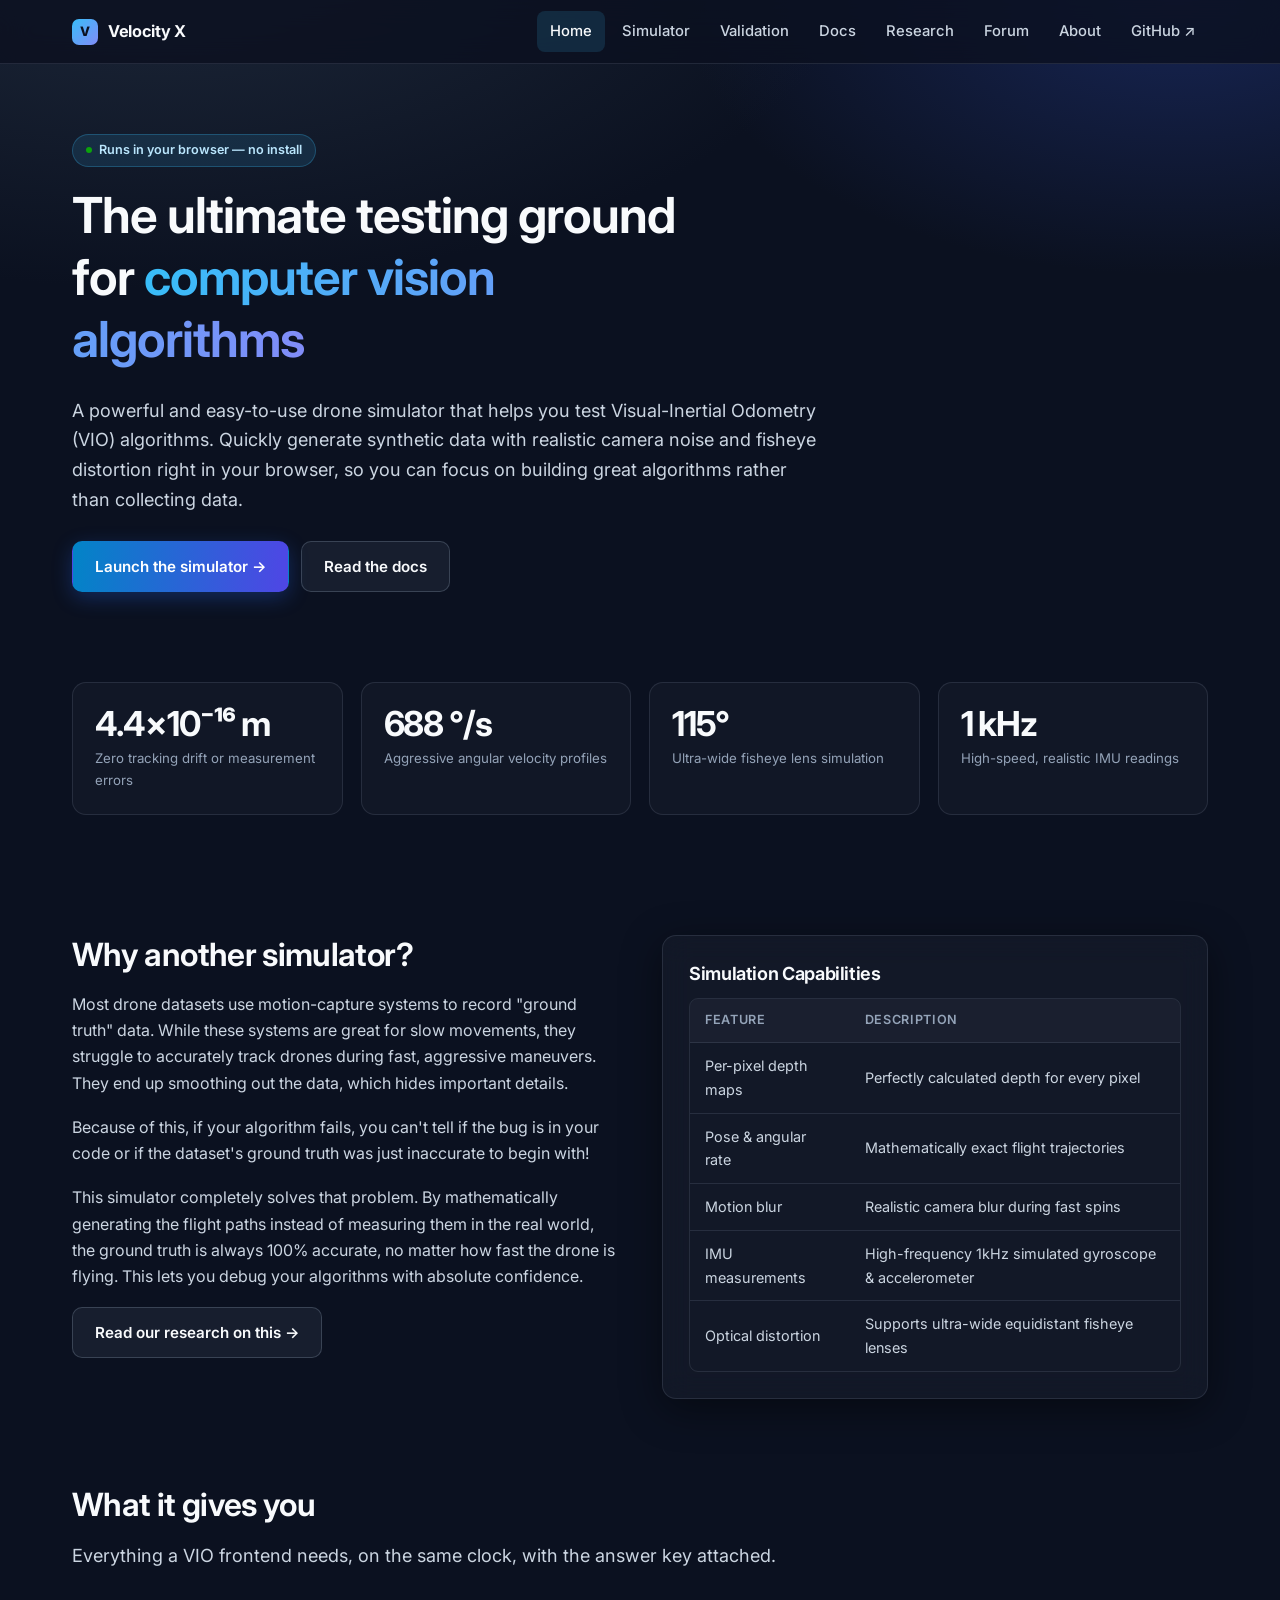
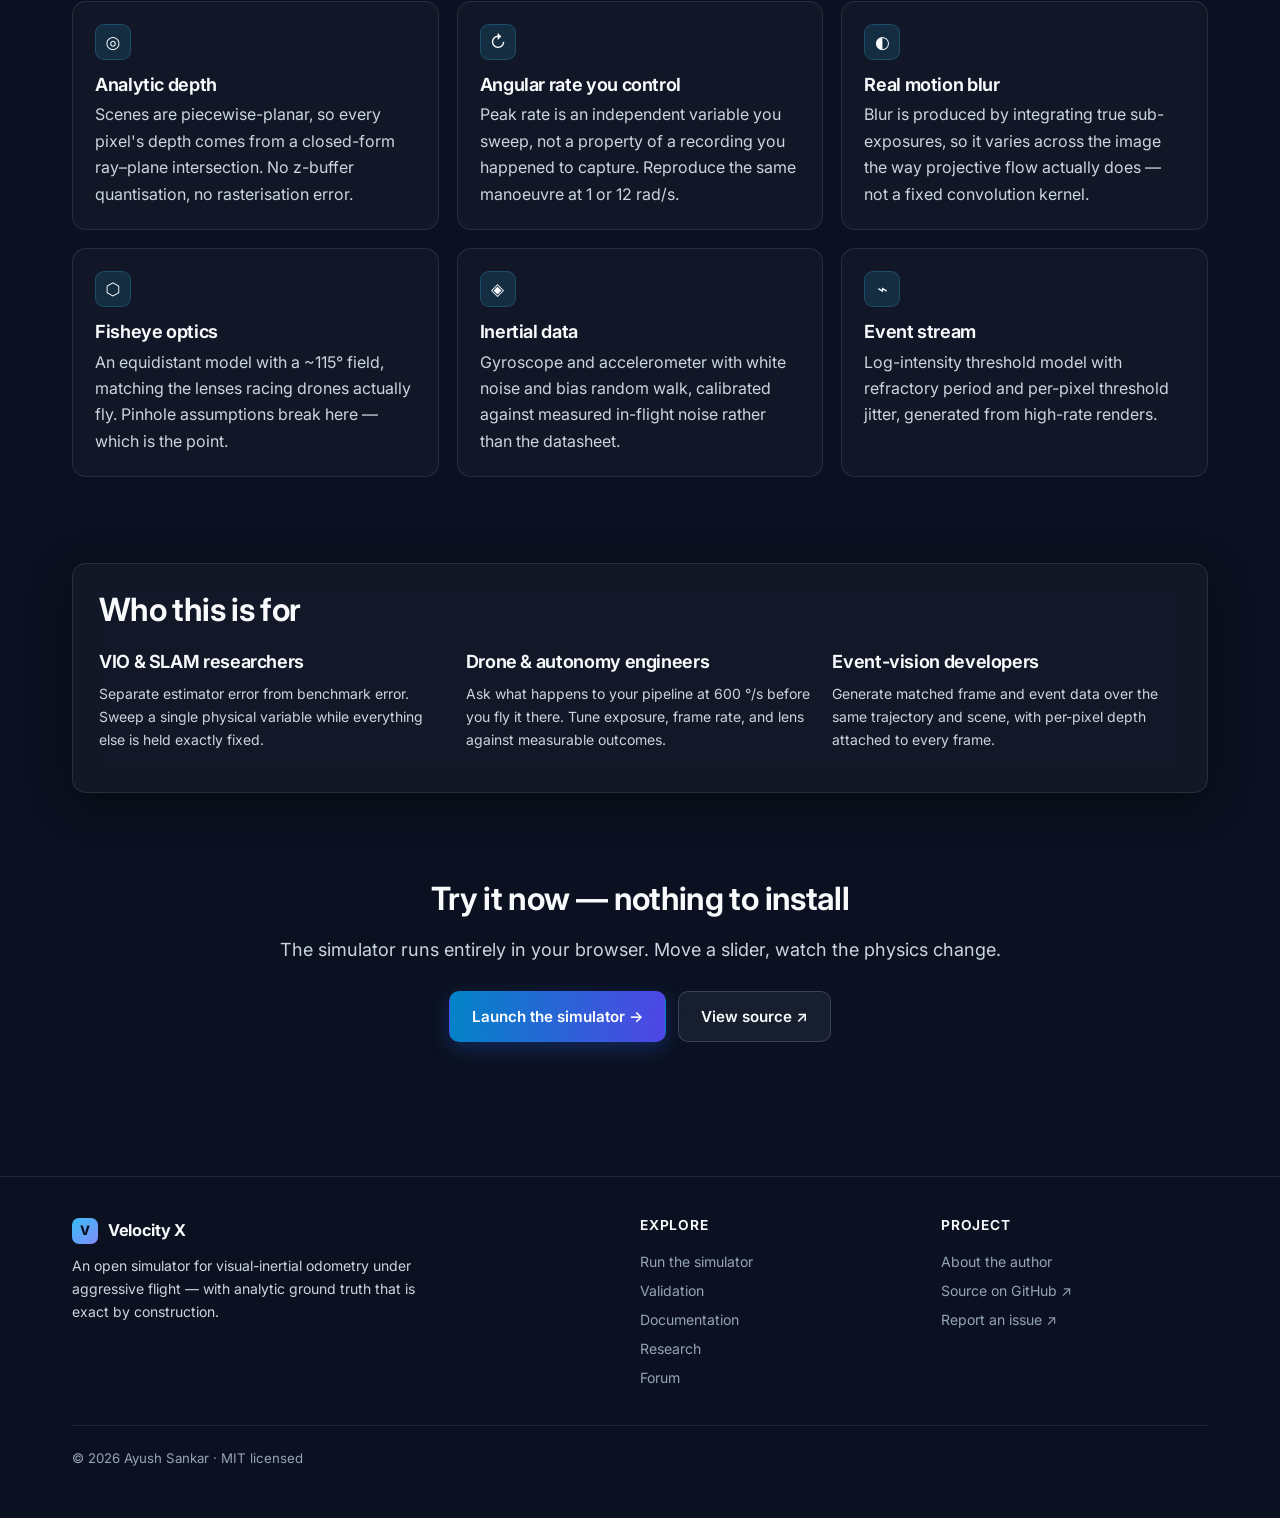
<file: index.html>
<!DOCTYPE html>
<html lang="en">
<head>
<meta charset="UTF-8">
<meta name="viewport" content="width=device-width, initial-scale=1.0">
<title>Velocity X — exact ground truth for aggressive flight</title>
<meta name="description" content="An open drone simulator for visual-inertial odometry research. Analytic depth exact to 4.4e-16 m, angular rate as a controlled variable, physically integrated motion blur, and a real equidistant fisheye model.">
<meta name="author" content="Ayush Sankar">
<meta property="og:title" content="Velocity X — exact ground truth for aggressive flight">
<meta property="og:description" content="Test VIO algorithms against ground truth that is exact by construction, not measured. Runs in your browser.">
<meta property="og:type" content="website">
<meta name="twitter:card" content="summary_large_image">
<link rel="preconnect" href="https://fonts.googleapis.com">
<link rel="preconnect" href="https://fonts.gstatic.com" crossorigin>
<link href="https://fonts.googleapis.com/css2?family=Inter:wght@400;500;600;700;800&display=swap" rel="stylesheet">
<link rel="stylesheet" href="assets/style.css">
<!-- Google Analytics -->
<script async src="https://www.googletagmanager.com/gtag/js?id=G-HJ7EHW8V4N"></script>
<script>
  window.dataLayer = window.dataLayer || [];
  function gtag(){dataLayer.push(arguments);}
  gtag('js', new Date());
  gtag('config', 'G-HJ7EHW8V4N');
</script>
</head>
<body>
<div id="site-nav"></div>

<main id="main">

  <!-- hero -->
  <section class="section" style="padding-top:70px;padding-bottom:44px">
    <div class="wrap">
      <span class="pill"><span class="pill-dot"></span> Runs in your browser — no install</span>
      <h1 style="margin-top:18px;max-width:19ch">
        The ultimate testing ground for <span class="grad">computer vision algorithms</span>
      </h1>
      <p class="lead">
        A powerful and easy-to-use drone simulator that helps you test Visual-Inertial Odometry (VIO) algorithms.
        Quickly generate synthetic data with realistic camera noise and fisheye distortion right in your browser,
        so you can focus on building great algorithms rather than collecting data.
      </p>
      <div class="btn-row" style="margin-top:26px">
        <a class="btn btn-primary" href="simulator.html">Launch the simulator →</a>
        <a class="btn btn-ghost" href="docs.html">Read the docs</a>
      </div>
    </div>
  </section>

  <!-- headline numbers -->
  <section class="section-tight">
    <div class="wrap">
      <div class="grid grid-4">
        <div class="card stat">
          <div class="stat-value">4.4×10⁻¹⁶ m</div>
          <div class="stat-label">Zero tracking drift or measurement errors</div>
        </div>
        <div class="card stat">
          <div class="stat-value">688 °/s</div>
          <div class="stat-label">Aggressive angular velocity profiles</div>
        </div>
        <div class="card stat">
          <div class="stat-value">115°</div>
          <div class="stat-label">Ultra-wide fisheye lens simulation</div>
        </div>
        <div class="card stat">
          <div class="stat-value">1 kHz</div>
          <div class="stat-label">High-speed, realistic IMU readings</div>
        </div>
      </div>
    </div>
  </section>

  <!-- the problem -->
  <section class="section">
    <div class="wrap">
      <div class="grid grid-2" style="gap:44px;align-items:start">
        <div>
          <h2>Why another simulator?</h2>
          <p>
            Most drone datasets use motion-capture systems to record "ground truth" data. 
            While these systems are great for slow movements, they struggle to accurately track 
            drones during fast, aggressive maneuvers. They end up smoothing out the data, 
            which hides important details.
          </p>
          <p>
            Because of this, if your algorithm fails, you can't tell if the bug is in your code 
            or if the dataset's ground truth was just inaccurate to begin with! 
          </p>
          <p>
            This simulator completely solves that problem. By mathematically generating the flight 
            paths instead of measuring them in the real world, the ground truth is always 100% accurate, 
            no matter how fast the drone is flying. This lets you debug your algorithms with absolute confidence.
          </p>
          <a class="btn btn-ghost" href="research.html">Read our research on this →</a>
        </div>
        <div class="panel">
          <h3 style="margin-bottom:14px">Simulation Capabilities</h3>
          <div class="table-wrap">
            <table>
              <thead>
                <tr><th>Feature</th><th>Description</th></tr>
              </thead>
              <tbody>
                <tr><td>Per-pixel depth maps</td><td>Perfectly calculated depth for every pixel</td></tr>
                <tr><td>Pose &amp; angular rate</td><td>Mathematically exact flight trajectories</td></tr>
                <tr><td>Motion blur</td><td>Realistic camera blur during fast spins</td></tr>
                <tr><td>IMU measurements</td><td>High-frequency 1kHz simulated gyroscope & accelerometer</td></tr>
                <tr><td>Optical distortion</td><td>Supports ultra-wide equidistant fisheye lenses</td></tr>
              </tbody>
            </table>
          </div>
        </div>
      </div>
    </div>
  </section>

  <!-- capabilities -->
  <section class="section" style="padding-top:12px">
    <div class="wrap">
      <h2>What it gives you</h2>
      <p class="lead" style="margin-bottom:30px">Everything a VIO frontend needs, on the same clock, with the answer key attached.</p>
      <div class="grid grid-3">
        <div class="card">
          <div class="card-icon" aria-hidden="true">◎</div>
          <h3>Analytic depth</h3>
          <p>Scenes are piecewise-planar, so every pixel's depth comes from a closed-form ray–plane intersection. No z-buffer quantisation, no rasterisation error.</p>
        </div>
        <div class="card">
          <div class="card-icon" aria-hidden="true">↻</div>
          <h3>Angular rate you control</h3>
          <p>Peak rate is an independent variable you sweep, not a property of a recording you happened to capture. Reproduce the same manoeuvre at 1 or 12&nbsp;rad/s.</p>
        </div>
        <div class="card">
          <div class="card-icon" aria-hidden="true">◐</div>
          <h3>Real motion blur</h3>
          <p>Blur is produced by integrating true sub-exposures, so it varies across the image the way projective flow actually does — not a fixed convolution kernel.</p>
        </div>
        <div class="card">
          <div class="card-icon" aria-hidden="true">⬡</div>
          <h3>Fisheye optics</h3>
          <p>An equidistant model with a ~115° field, matching the lenses racing drones actually fly. Pinhole assumptions break here — which is the point.</p>
        </div>
        <div class="card">
          <div class="card-icon" aria-hidden="true">◈</div>
          <h3>Inertial data</h3>
          <p>Gyroscope and accelerometer with white noise and bias random walk, calibrated against measured in-flight noise rather than the datasheet.</p>
        </div>
        <div class="card">
          <div class="card-icon" aria-hidden="true">⌁</div>
          <h3>Event stream</h3>
          <p>Log-intensity threshold model with refractory period and per-pixel threshold jitter, generated from high-rate renders.</p>
        </div>
      </div>
    </div>
  </section>

  <!-- who it's for -->
  <section class="section" style="padding-top:12px">
    <div class="wrap">
      <div class="panel">
        <h2 style="margin-bottom:20px">Who this is for</h2>
        <div class="grid grid-3">
          <div>
            <h3>VIO &amp; SLAM researchers</h3>
            <p class="small">Separate estimator error from benchmark error. Sweep a single physical variable while everything else is held exactly fixed.</p>
          </div>
          <div>
            <h3>Drone &amp; autonomy engineers</h3>
            <p class="small">Ask what happens to your pipeline at 600&nbsp;°/s before you fly it there. Tune exposure, frame rate, and lens against measurable outcomes.</p>
          </div>
          <div>
            <h3>Event-vision developers</h3>
            <p class="small">Generate matched frame and event data over the same trajectory and scene, with per-pixel depth attached to every frame.</p>
          </div>
        </div>
      </div>
    </div>
  </section>

  <!-- cta -->
  <section class="section" style="padding-top:12px">
    <div class="wrap center">
      <h2>Try it now — nothing to install</h2>
      <p class="lead" style="margin:0 auto 26px">
        The simulator runs entirely in your browser. Move a slider, watch the physics change.
      </p>
      <div class="btn-row" style="justify-content:center">
        <a class="btn btn-primary" href="simulator.html">Launch the simulator →</a>
        <a class="btn btn-ghost" href="https://github.com/ayushsankar12/Velocity-X" target="_blank" rel="noopener">View source ↗</a>
      </div>
    </div>
  </section>

</main>

<div id="site-footer"></div>
<script src="assets/site.js"></script>
</body>
</html>
</file>
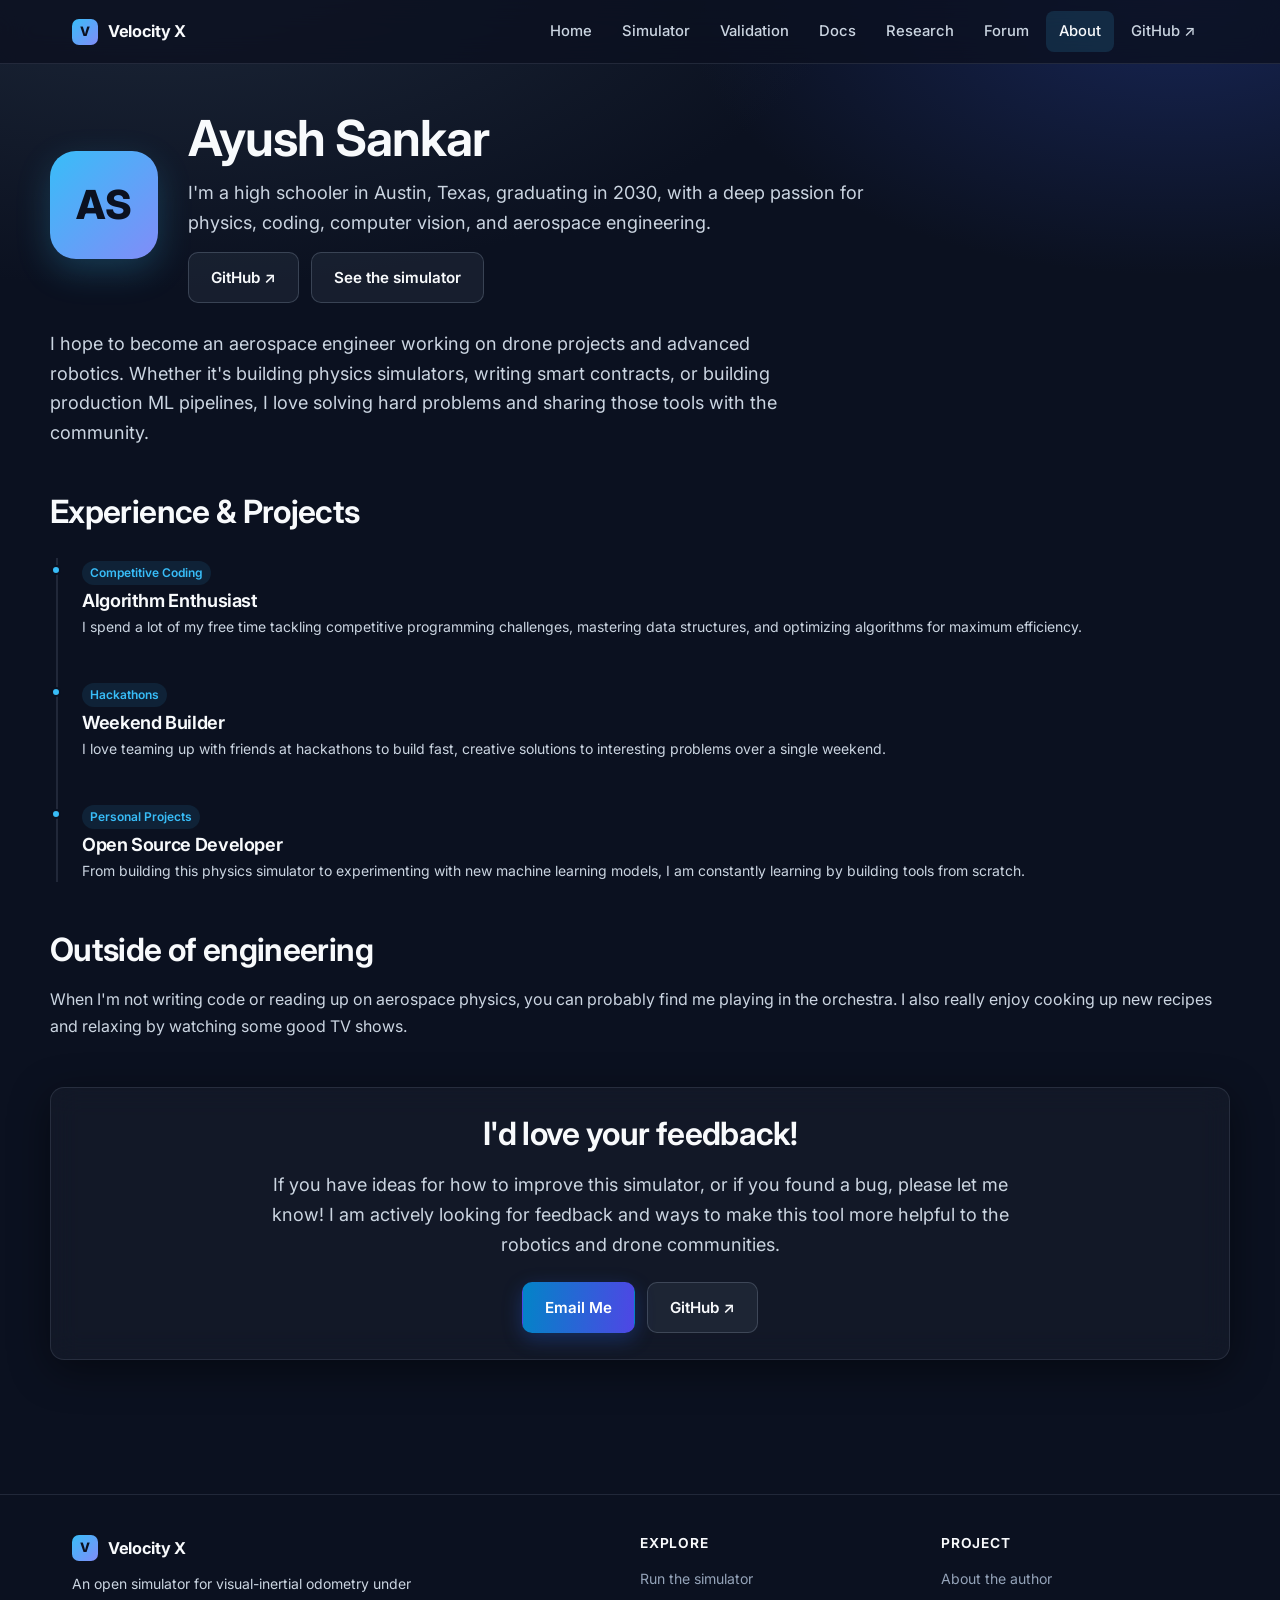
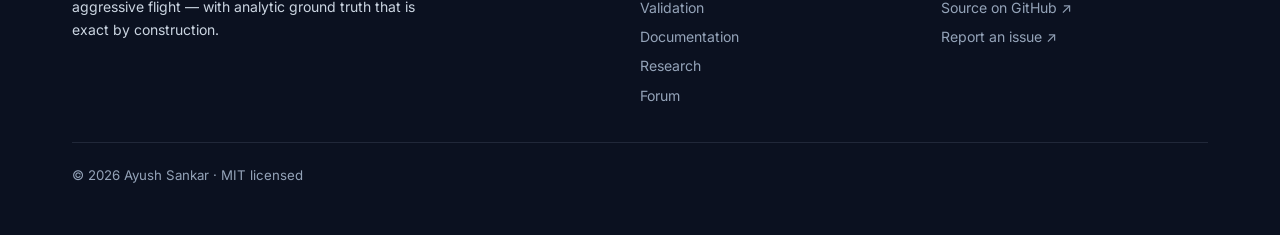
<file: about.html>
<!DOCTYPE html>
<html lang="en">
<head>
<meta charset="UTF-8">
<meta name="viewport" content="width=device-width, initial-scale=1.0">
<title>About — Ayush Sankar</title>
<meta name="description" content="Ayush Sankar builds tools for visual-inertial odometry research — including an open drone simulator with analytic ground truth for aggressive flight.">
<link rel="preconnect" href="https://fonts.googleapis.com">
<link rel="preconnect" href="https://fonts.gstatic.com" crossorigin>
<link href="https://fonts.googleapis.com/css2?family=Inter:wght@400;500;600;700;800&display=swap" rel="stylesheet">
<link rel="stylesheet" href="assets/style.css">
<style>
  .avatar {
    width: 108px; height: 108px; border-radius: 26px; flex: none;
    background: linear-gradient(135deg, var(--accent), var(--accent-2));
    display: grid; place-items: center;
    font-size: 40px; font-weight: 800; color: var(--accent-ink);
    box-shadow: 0 12px 34px rgba(56,189,248,.22);
  }
  .about-hero { display: flex; gap: 30px; align-items: center; flex-wrap: wrap; }
  .timeline { border-left: 2px solid var(--border); padding-left: 24px; margin-left: 6px; }
  .timeline-item { position: relative; padding-bottom: 26px; }
  .timeline-item:last-child { padding-bottom: 0; }
  .timeline-item::before {
    content: ''; position: absolute; left: -31px; top: 7px;
    width: 10px; height: 10px; border-radius: 50%;
    background: var(--accent); border: 2px solid var(--bg);
  }
  .timeline-item h3 { margin-bottom: 4px; }

  .tag {
    display: inline-block; padding: 2px 8px; border-radius: 12px;
    background: rgba(56,189,248,.1); color: var(--accent);
    font-size: 0.75rem; font-weight: 600; margin-bottom: 4px;
  }
</style>
<!-- Google Analytics -->
<script async src="https://www.googletagmanager.com/gtag/js?id=G-HJ7EHW8V4N"></script>
<script>
  window.dataLayer = window.dataLayer || [];
  function gtag(){dataLayer.push(arguments);}
  gtag('js', new Date());
  gtag('config', 'G-HJ7EHW8V4N');
</script>
</head>
<body>
<div id="site-nav"></div>

<main id="main" class="wrap section" style="padding-top:44px">

  <div class="about-hero">
    <div class="avatar" aria-hidden="true">AS</div>
    <div style="flex:1;min-width:260px">
      <h1 style="margin-bottom:8px">Ayush Sankar</h1>
      <p class="lead" style="margin-bottom:14px">
        I'm a high schooler in Austin, Texas, graduating in 2030, with a deep passion for physics, coding, computer vision, and aerospace engineering.
      </p>
      <div class="btn-row">
        <a class="btn btn-ghost" href="https://github.com/ayushsankar12" target="_blank" rel="noopener">GitHub ↗</a>
        <a class="btn btn-ghost" href="simulator.html">See the simulator</a>
      </div>
    </div>
  </div>

  <div style="margin-top:26px">
    <p class="lead">
      I hope to become an aerospace engineer working on drone projects and advanced robotics. 
      Whether it's building physics simulators, writing smart contracts, or building production ML pipelines, 
      I love solving hard problems and sharing those tools with the community.
    </p>
  </div>

  <section style="margin-top:44px">
    <h2>Experience & Projects</h2>
    <div class="timeline" style="margin-top:26px">
      <div class="timeline-item">
        <span class="tag">Competitive Coding</span>
        <h3>Algorithm Enthusiast</h3>
        <p class="small">
          I spend a lot of my free time tackling competitive programming challenges, mastering data structures, and optimizing algorithms for maximum efficiency.
        </p>
      </div>
      <div class="timeline-item">
        <span class="tag">Hackathons</span>
        <h3>Weekend Builder</h3>
        <p class="small">
          I love teaming up with friends at hackathons to build fast, creative solutions to interesting problems over a single weekend.
        </p>
      </div>
      <div class="timeline-item">
        <span class="tag">Personal Projects</span>
        <h3>Open Source Developer</h3>
        <p class="small">
          From building this physics simulator to experimenting with new machine learning models, I am constantly learning by building tools from scratch.
        </p>
      </div>
    </div>
  </section>

  <section style="margin-top:48px">
    <h2>Outside of engineering</h2>
    <p>
      When I'm not writing code or reading up on aerospace physics, you can probably find me playing in the orchestra. 
      I also really enjoy cooking up new recipes and relaxing by watching some good TV shows.
    </p>
  </section>

  <section style="margin-top:48px">
    <div class="panel center">
      <h2>I'd love your feedback!</h2>
      <p class="lead" style="margin:0 auto 22px">
        If you have ideas for how to improve this simulator, or if you found a bug, please let me know! 
        I am actively looking for feedback and ways to make this tool more helpful to the robotics and drone communities.
      </p>
      <div class="btn-row" style="justify-content:center">
        <a class="btn btn-primary" href="mailto:ayushsankar013@gmail.com">Email Me</a>
        <a class="btn btn-ghost" href="https://github.com/ayushsankar12" target="_blank" rel="noopener">GitHub ↗</a>
      </div>
    </div>
  </section>

</main>

<div id="site-footer"></div>
<script src="assets/site.js"></script>
</body>
</html>
</file>
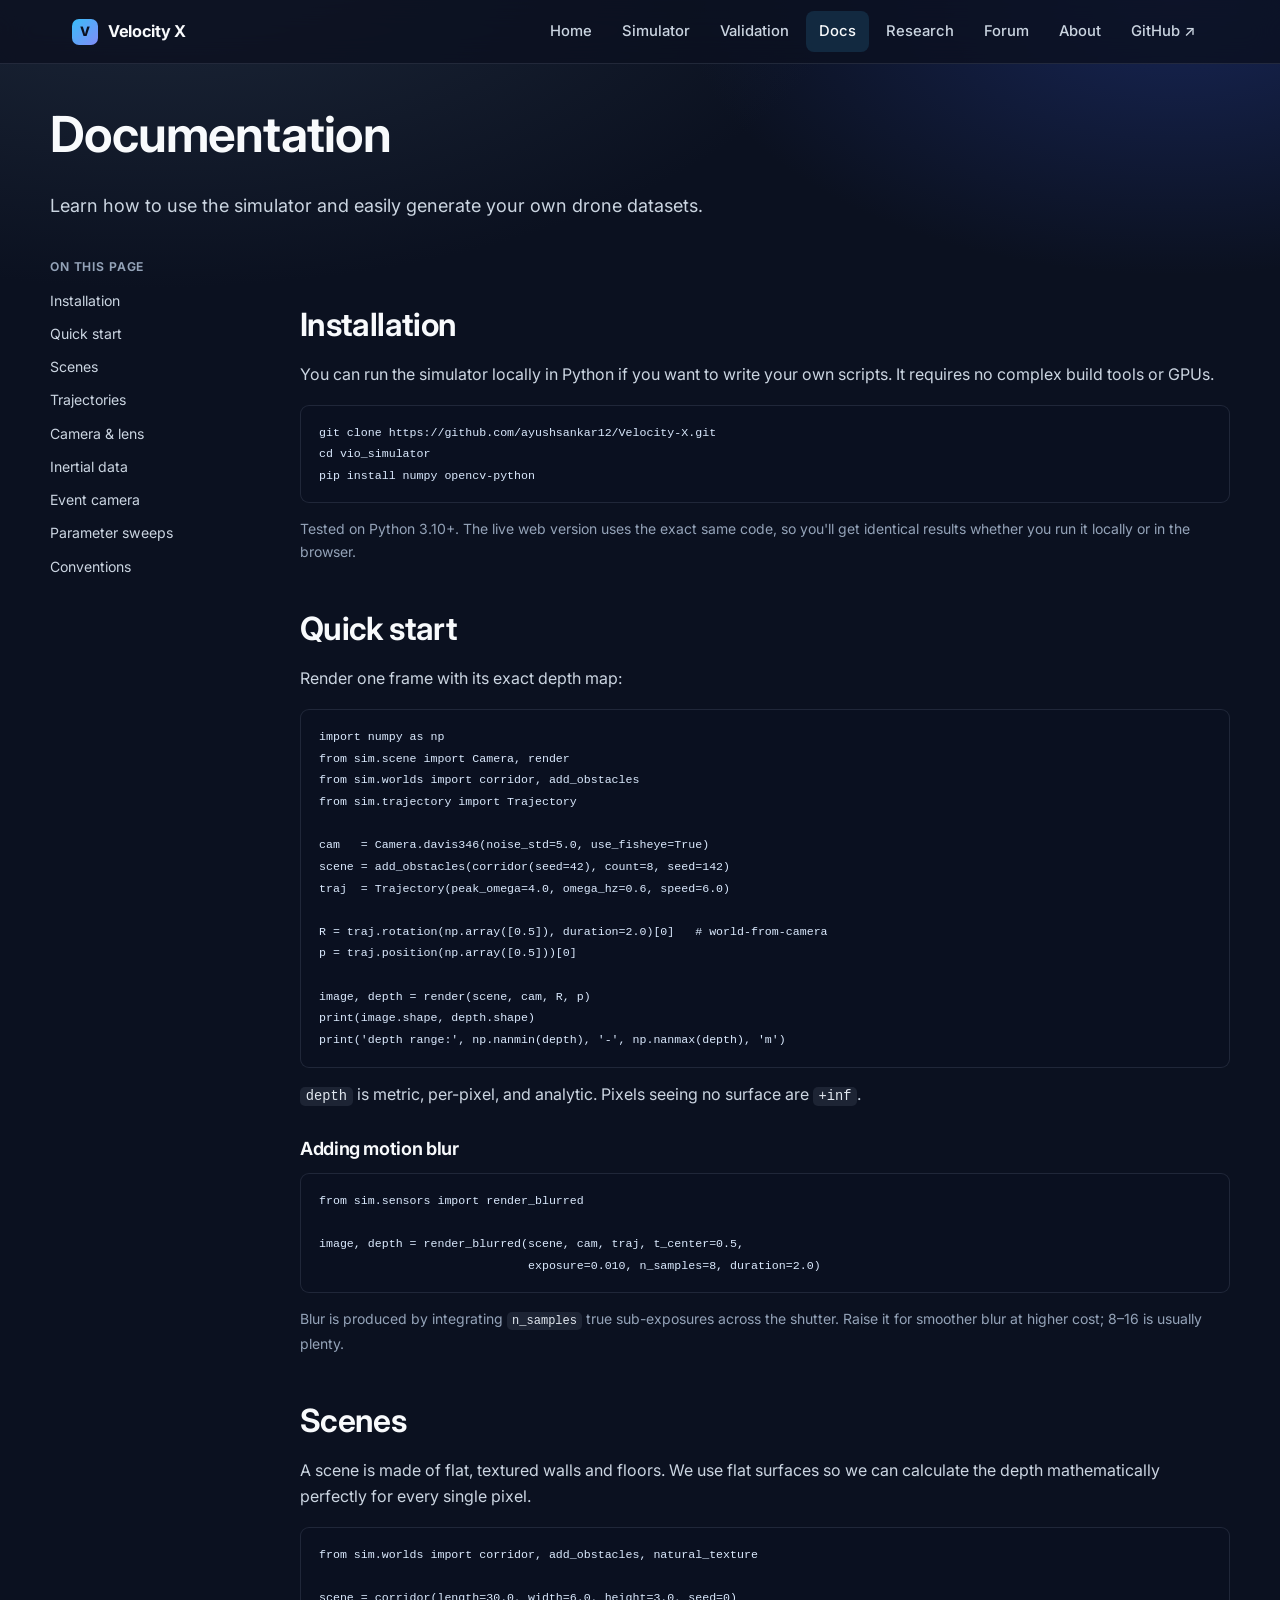
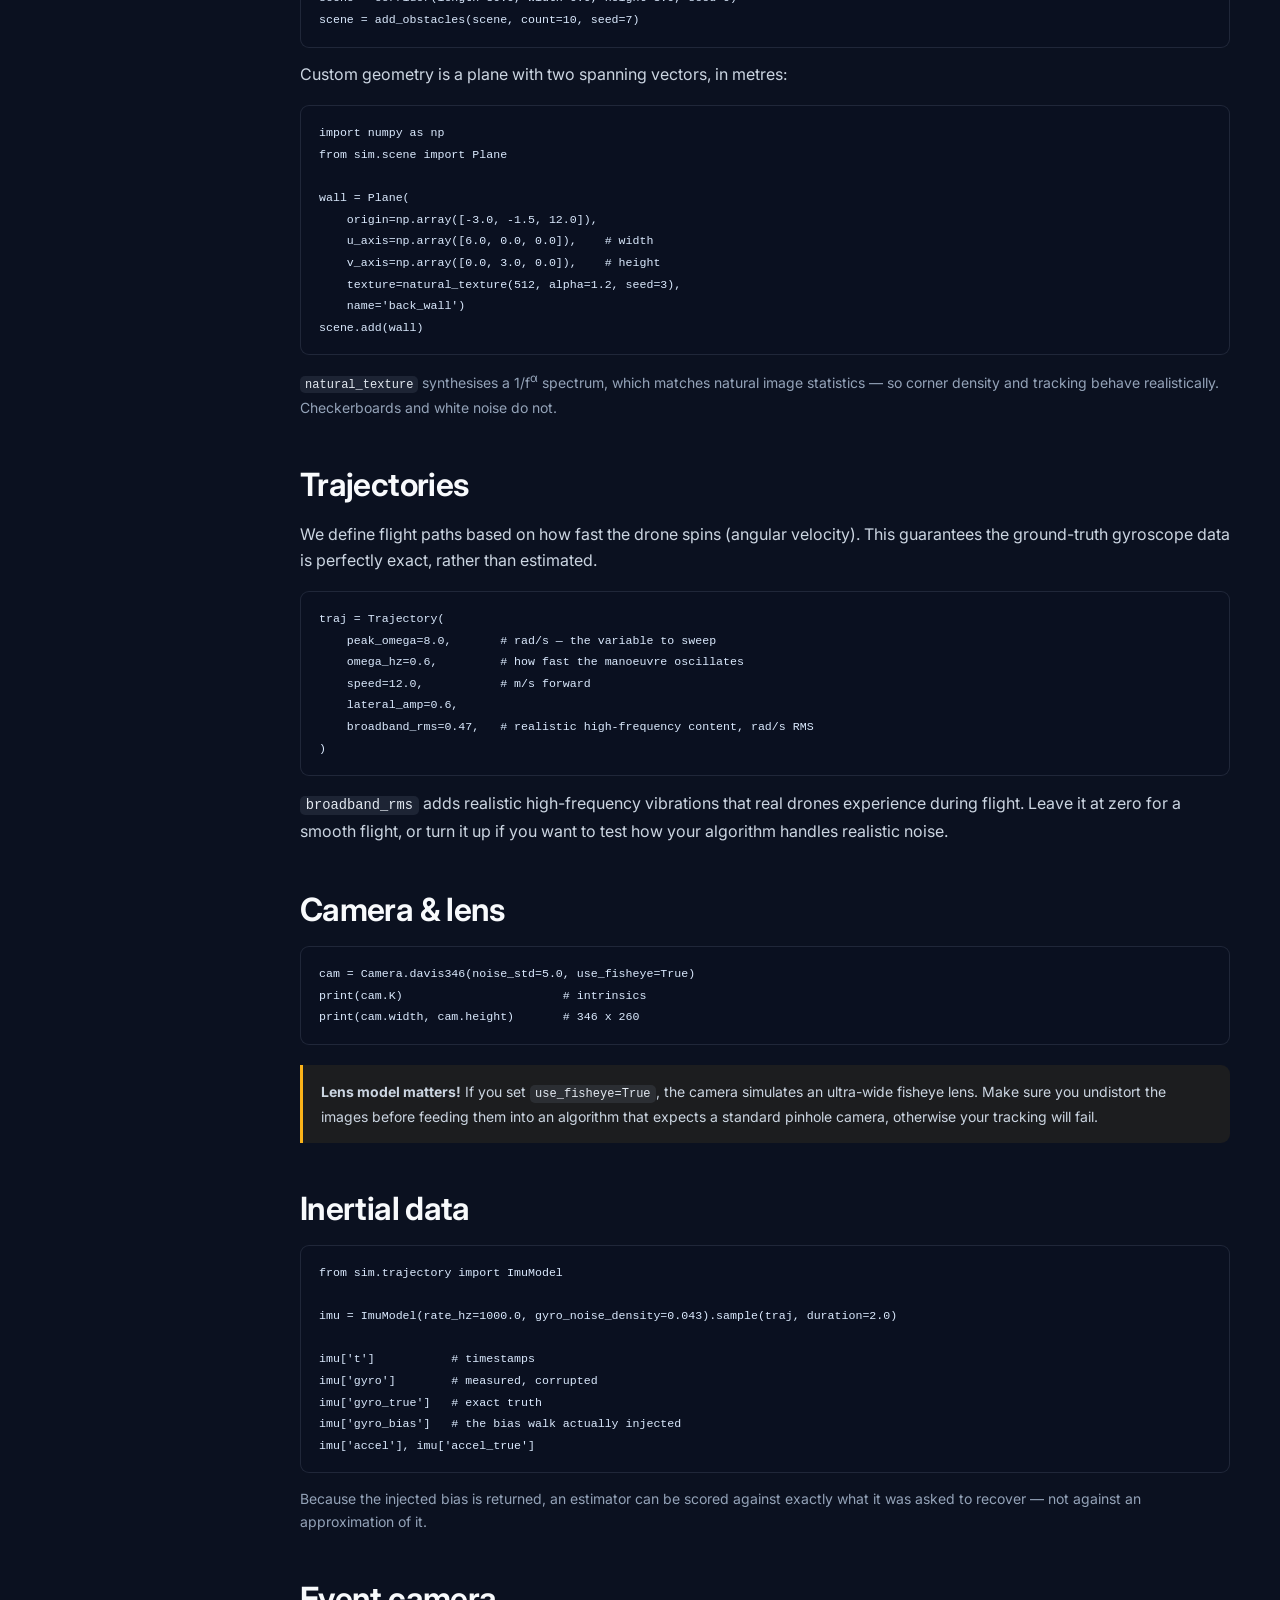
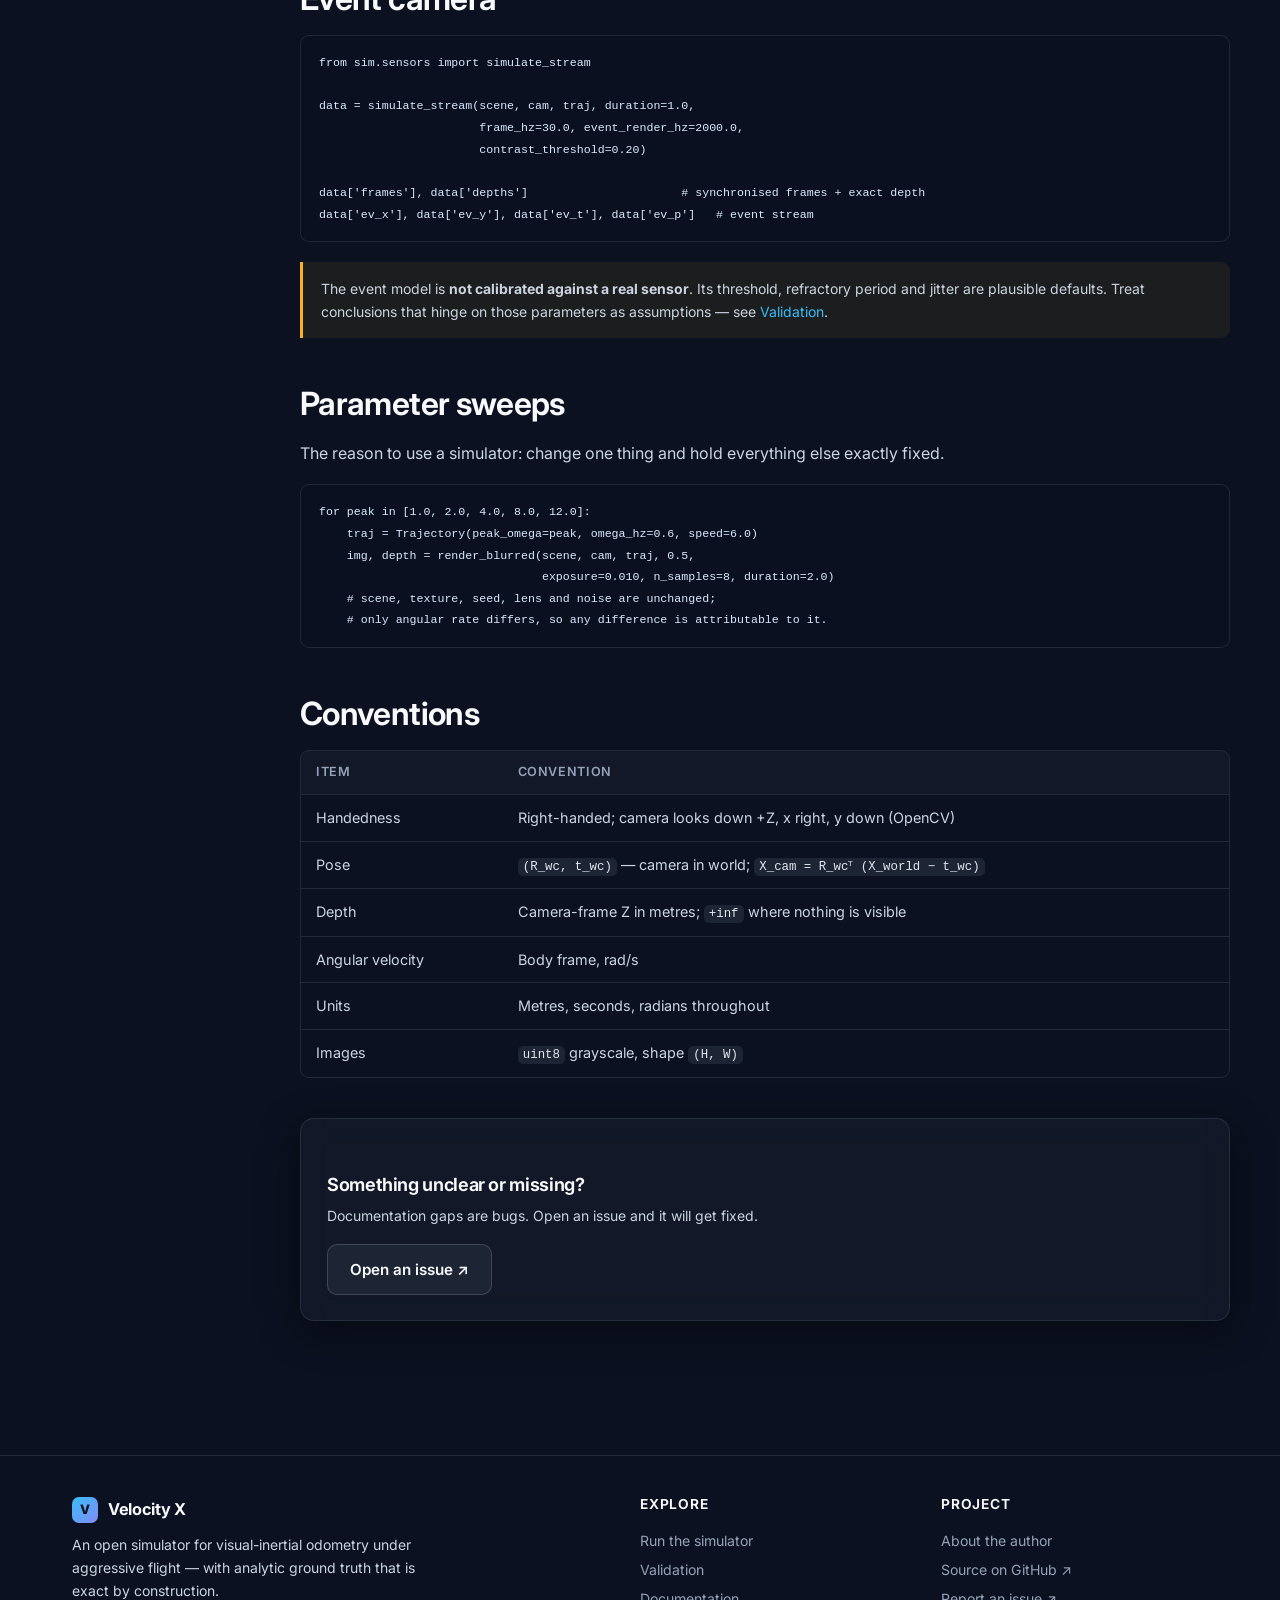
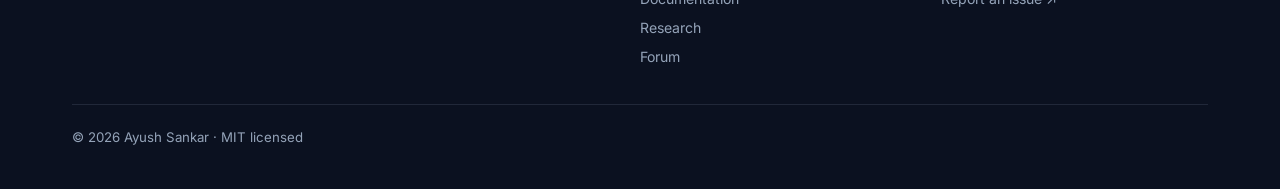
<file: docs.html>
<!DOCTYPE html>
<html lang="en">
<head>
<meta charset="UTF-8">
<meta name="viewport" content="width=device-width, initial-scale=1.0">
<title>Documentation — Velocity X</title>
<meta name="description" content="Install and use the Velocity X: build scenes, define trajectories with angular rate as a controlled variable, render frames with exact depth, and generate IMU and event data.">
<link rel="preconnect" href="https://fonts.googleapis.com">
<link rel="preconnect" href="https://fonts.gstatic.com" crossorigin>
<link href="https://fonts.googleapis.com/css2?family=Inter:wght@400;500;600;700;800&display=swap" rel="stylesheet">
<link rel="stylesheet" href="assets/style.css">
<style>
  .doc-layout { display:grid; grid-template-columns: 210px 1fr; gap:40px; align-items:start; }
  @media (max-width: 900px) { .doc-layout { grid-template-columns:1fr; } .toc { position:static !important; } }
  .toc { position:sticky; top:88px; }
  .toc h4 { font-size:.76rem; text-transform:uppercase; letter-spacing:.07em; color:var(--text-3); margin-bottom:10px; }
  .toc a { display:block; padding:5px 0; font-size:.88rem; color:var(--text-2); }
  .toc a:hover { color:var(--accent); text-decoration:none; }
  h2 { scroll-margin-top: 84px; margin-top:46px; }
  h3 { margin-top:28px; }
</style>
<!-- Google Analytics -->
<script async src="https://www.googletagmanager.com/gtag/js?id=G-HJ7EHW8V4N"></script>
<script>
  window.dataLayer = window.dataLayer || [];
  function gtag(){dataLayer.push(arguments);}
  gtag('js', new Date());
  gtag('config', 'G-HJ7EHW8V4N');
</script>
</head>
<body>
<div id="site-nav"></div>

<main id="main" class="wrap section" style="padding-top:40px">
  <h1>Documentation</h1>
  <p class="lead">Learn how to use the simulator and easily generate your own drone datasets.</p>

  <div class="doc-layout" style="margin-top:38px">
    <nav class="toc" aria-label="On this page">
      <h4>On this page</h4>
      <a href="#install">Installation</a>
      <a href="#quickstart">Quick start</a>
      <a href="#scenes">Scenes</a>
      <a href="#trajectories">Trajectories</a>
      <a href="#camera">Camera &amp; lens</a>
      <a href="#imu">Inertial data</a>
      <a href="#events">Event camera</a>
      <a href="#sweeps">Parameter sweeps</a>
      <a href="#conventions">Conventions</a>
    </nav>

    <div>
      <h2 id="install">Installation</h2>
      <p>You can run the simulator locally in Python if you want to write your own scripts. It requires no complex build tools or GPUs.</p>
<pre><code>git clone https://github.com/ayushsankar12/Velocity-X.git
cd vio_simulator
pip install numpy opencv-python</code></pre>
      <p class="small muted">
        Tested on Python 3.10+. The live web version uses the exact same code, so you'll get identical results whether you run it locally or in the browser.
      </p>

      <h2 id="quickstart">Quick start</h2>
      <p>Render one frame with its exact depth map:</p>
<pre><code>import numpy as np
from sim.scene import Camera, render
from sim.worlds import corridor, add_obstacles
from sim.trajectory import Trajectory

cam   = Camera.davis346(noise_std=5.0, use_fisheye=True)
scene = add_obstacles(corridor(seed=42), count=8, seed=142)
traj  = Trajectory(peak_omega=4.0, omega_hz=0.6, speed=6.0)

R = traj.rotation(np.array([0.5]), duration=2.0)[0]   # world-from-camera
p = traj.position(np.array([0.5]))[0]

image, depth = render(scene, cam, R, p)
print(image.shape, depth.shape)
print('depth range:', np.nanmin(depth), '-', np.nanmax(depth), 'm')</code></pre>
      <p>
        <code>depth</code> is metric, per-pixel, and analytic. Pixels seeing no surface are
        <code>+inf</code>.
      </p>

      <h3>Adding motion blur</h3>
<pre><code>from sim.sensors import render_blurred

image, depth = render_blurred(scene, cam, traj, t_center=0.5,
                              exposure=0.010, n_samples=8, duration=2.0)</code></pre>
      <p class="small muted">
        Blur is produced by integrating <code>n_samples</code> true sub-exposures across the
        shutter. Raise it for smoother blur at higher cost; 8–16 is usually plenty.
      </p>

      <h2 id="scenes">Scenes</h2>
      <p>
        A scene is made of flat, textured walls and floors. We use flat surfaces so we can calculate the depth mathematically perfectly for every single pixel.
      </p>
<pre><code>from sim.worlds import corridor, add_obstacles, natural_texture

scene = corridor(length=30.0, width=6.0, height=3.0, seed=0)
scene = add_obstacles(scene, count=10, seed=7)</code></pre>
      <p>Custom geometry is a plane with two spanning vectors, in metres:</p>
<pre><code>import numpy as np
from sim.scene import Plane

wall = Plane(
    origin=np.array([-3.0, -1.5, 12.0]),
    u_axis=np.array([6.0, 0.0, 0.0]),    # width
    v_axis=np.array([0.0, 3.0, 0.0]),    # height
    texture=natural_texture(512, alpha=1.2, seed=3),
    name='back_wall')
scene.add(wall)</code></pre>
      <p class="small muted">
        <code>natural_texture</code> synthesises a 1/f<sup>α</sup> spectrum, which matches natural
        image statistics — so corner density and tracking behave realistically. Checkerboards and
        white noise do not.
      </p>

      <h2 id="trajectories">Trajectories</h2>
      <p>
        We define flight paths based on how fast the drone spins (angular velocity). 
        This guarantees the ground-truth gyroscope data is perfectly exact, rather than estimated.
      </p>
<pre><code>traj = Trajectory(
    peak_omega=8.0,       # rad/s — the variable to sweep
    omega_hz=0.6,         # how fast the manoeuvre oscillates
    speed=12.0,           # m/s forward
    lateral_amp=0.6,
    broadband_rms=0.47,   # realistic high-frequency content, rad/s RMS
)</code></pre>
      <p>
        <code>broadband_rms</code> adds realistic high-frequency vibrations that real drones experience during flight. 
        Leave it at zero for a smooth flight, or turn it up if you want to test how your algorithm handles realistic noise.
      </p>

      <h2 id="camera">Camera &amp; lens</h2>
<pre><code>cam = Camera.davis346(noise_std=5.0, use_fisheye=True)
print(cam.K)                       # intrinsics
print(cam.width, cam.height)       # 346 x 260</code></pre>
      <div class="notice notice-warn">
        <p class="small" style="margin:0">
          <strong>Lens model matters!</strong> If you set
          <code>use_fisheye=True</code>, the camera simulates an ultra-wide fisheye lens. Make sure you undistort the images 
          before feeding them into an algorithm that expects a standard pinhole camera, otherwise your tracking will fail.
        </p>
      </div>

      <h2 id="imu">Inertial data</h2>
<pre><code>from sim.trajectory import ImuModel

imu = ImuModel(rate_hz=1000.0, gyro_noise_density=0.043).sample(traj, duration=2.0)

imu['t']           # timestamps
imu['gyro']        # measured, corrupted
imu['gyro_true']   # exact truth
imu['gyro_bias']   # the bias walk actually injected
imu['accel'], imu['accel_true']</code></pre>
      <p class="small muted">
        Because the injected bias is returned, an estimator can be scored against exactly what it
        was asked to recover — not against an approximation of it.
      </p>

      <h2 id="events">Event camera</h2>
<pre><code>from sim.sensors import simulate_stream

data = simulate_stream(scene, cam, traj, duration=1.0,
                       frame_hz=30.0, event_render_hz=2000.0,
                       contrast_threshold=0.20)

data['frames'], data['depths']                      # synchronised frames + exact depth
data['ev_x'], data['ev_y'], data['ev_t'], data['ev_p']   # event stream</code></pre>
      <div class="notice notice-warn">
        <p class="small" style="margin:0">
          The event model is <strong>not calibrated against a real sensor</strong>. Its threshold,
          refractory period and jitter are plausible defaults. Treat conclusions that hinge on
          those parameters as assumptions — see <a href="validation.html">Validation</a>.
        </p>
      </div>

      <h2 id="sweeps">Parameter sweeps</h2>
      <p>The reason to use a simulator: change one thing and hold everything else exactly fixed.</p>
<pre><code>for peak in [1.0, 2.0, 4.0, 8.0, 12.0]:
    traj = Trajectory(peak_omega=peak, omega_hz=0.6, speed=6.0)
    img, depth = render_blurred(scene, cam, traj, 0.5,
                                exposure=0.010, n_samples=8, duration=2.0)
    # scene, texture, seed, lens and noise are unchanged;
    # only angular rate differs, so any difference is attributable to it.</code></pre>

      <h2 id="conventions">Conventions</h2>
      <div class="table-wrap">
        <table>
          <thead><tr><th>Item</th><th>Convention</th></tr></thead>
          <tbody>
            <tr><td>Handedness</td><td>Right-handed; camera looks down +Z, x right, y down (OpenCV)</td></tr>
            <tr><td>Pose</td><td><code>(R_wc, t_wc)</code> — camera in world; <code>X_cam = R_wcᵀ (X_world − t_wc)</code></td></tr>
            <tr><td>Depth</td><td>Camera-frame Z in metres; <code>+inf</code> where nothing is visible</td></tr>
            <tr><td>Angular velocity</td><td>Body frame, rad/s</td></tr>
            <tr><td>Units</td><td>Metres, seconds, radians throughout</td></tr>
            <tr><td>Images</td><td><code>uint8</code> grayscale, shape <code>(H, W)</code></td></tr>
          </tbody>
        </table>
      </div>

      <div class="panel" style="margin-top:40px">
        <h3>Something unclear or missing?</h3>
        <p class="small" style="margin-bottom:16px">
          Documentation gaps are bugs. Open an issue and it will get fixed.
        </p>
        <a class="btn btn-ghost" href="https://github.com/ayushsankar12/Velocity-X/issues" target="_blank" rel="noopener">Open an issue ↗</a>
      </div>
    </div>
  </div>
</main>

<div id="site-footer"></div>
<script src="assets/site.js"></script>
</body>
</html>
</file>
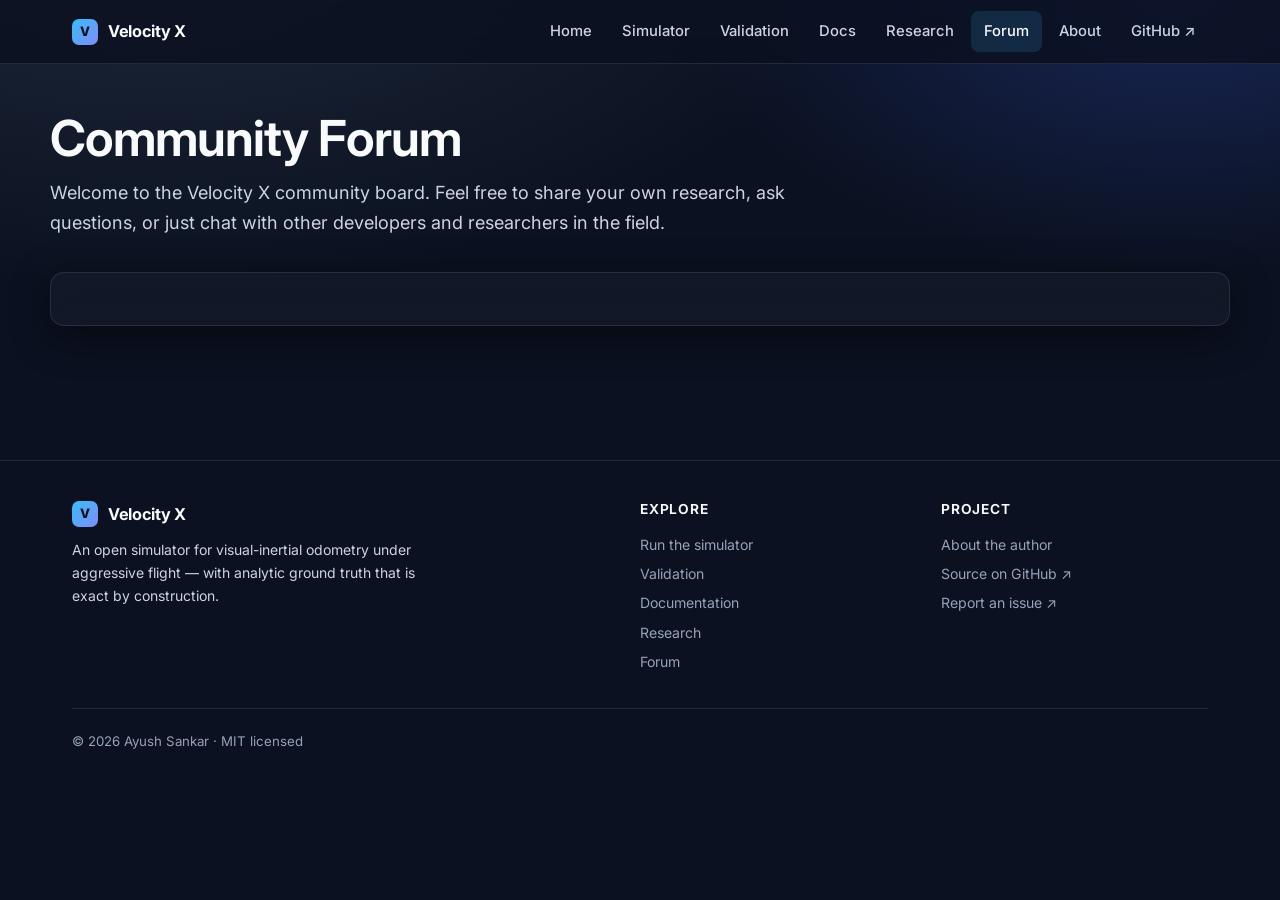
<file: forum.html>
<!DOCTYPE html>
<html lang="en">
<head>
<meta charset="UTF-8">
<meta name="viewport" content="width=device-width, initial-scale=1.0">
<title>Community Forum — Velocity X</title>
<meta name="description" content="Community forum and chat board for Velocity X. Share your research and discuss with others.">
<link rel="preconnect" href="https://fonts.googleapis.com">
<link rel="preconnect" href="https://fonts.gstatic.com" crossorigin>
<link href="https://fonts.googleapis.com/css2?family=Inter:wght@400;500;600;700;800&display=swap" rel="stylesheet">
<link rel="stylesheet" href="assets/style.css">
<!-- Google Analytics -->
<script async src="https://www.googletagmanager.com/gtag/js?id=G-HJ7EHW8V4N"></script>
<script>
  window.dataLayer = window.dataLayer || [];
  function gtag(){dataLayer.push(arguments);}
  gtag('js', new Date());
  gtag('config', 'G-HJ7EHW8V4N');
</script>
</head>
<body>
<div id="site-nav"></div>

<main id="main" class="wrap section" style="padding-top:44px">
  <h1 style="margin-bottom:8px">Community Forum</h1>
  <p class="lead" style="margin-bottom:34px">
    Welcome to the Velocity X community board. Feel free to share your own research, ask questions, or just chat with other developers and researchers in the field.
  </p>

  <div class="panel">
    <!-- GISCUS WIDGET -->
    <!-- 
      TODO: Replace this snippet with the actual Giscus snippet generated from https://giscus.app/ 
      after enabling Discussions in your GitHub repository settings.
    -->
    <script src="https://giscus.app/client.js"
            data-repo="error404-wq/Velocity-X"
            data-repo-id="PLACEHOLDER"
            data-category="General"
            data-category-id="PLACEHOLDER"
            data-mapping="pathname"
            data-strict="0"
            data-reactions-enabled="1"
            data-emit-metadata="0"
            data-input-position="top"
            data-theme="preferred_color_scheme"
            data-lang="en"
            crossorigin="anonymous"
            async>
    </script>
    <noscript>Please enable JavaScript to view the comments.</noscript>
  </div>
</main>

<div id="site-footer"></div>
<script src="assets/site.js"></script>
</body>
</html>
</file>
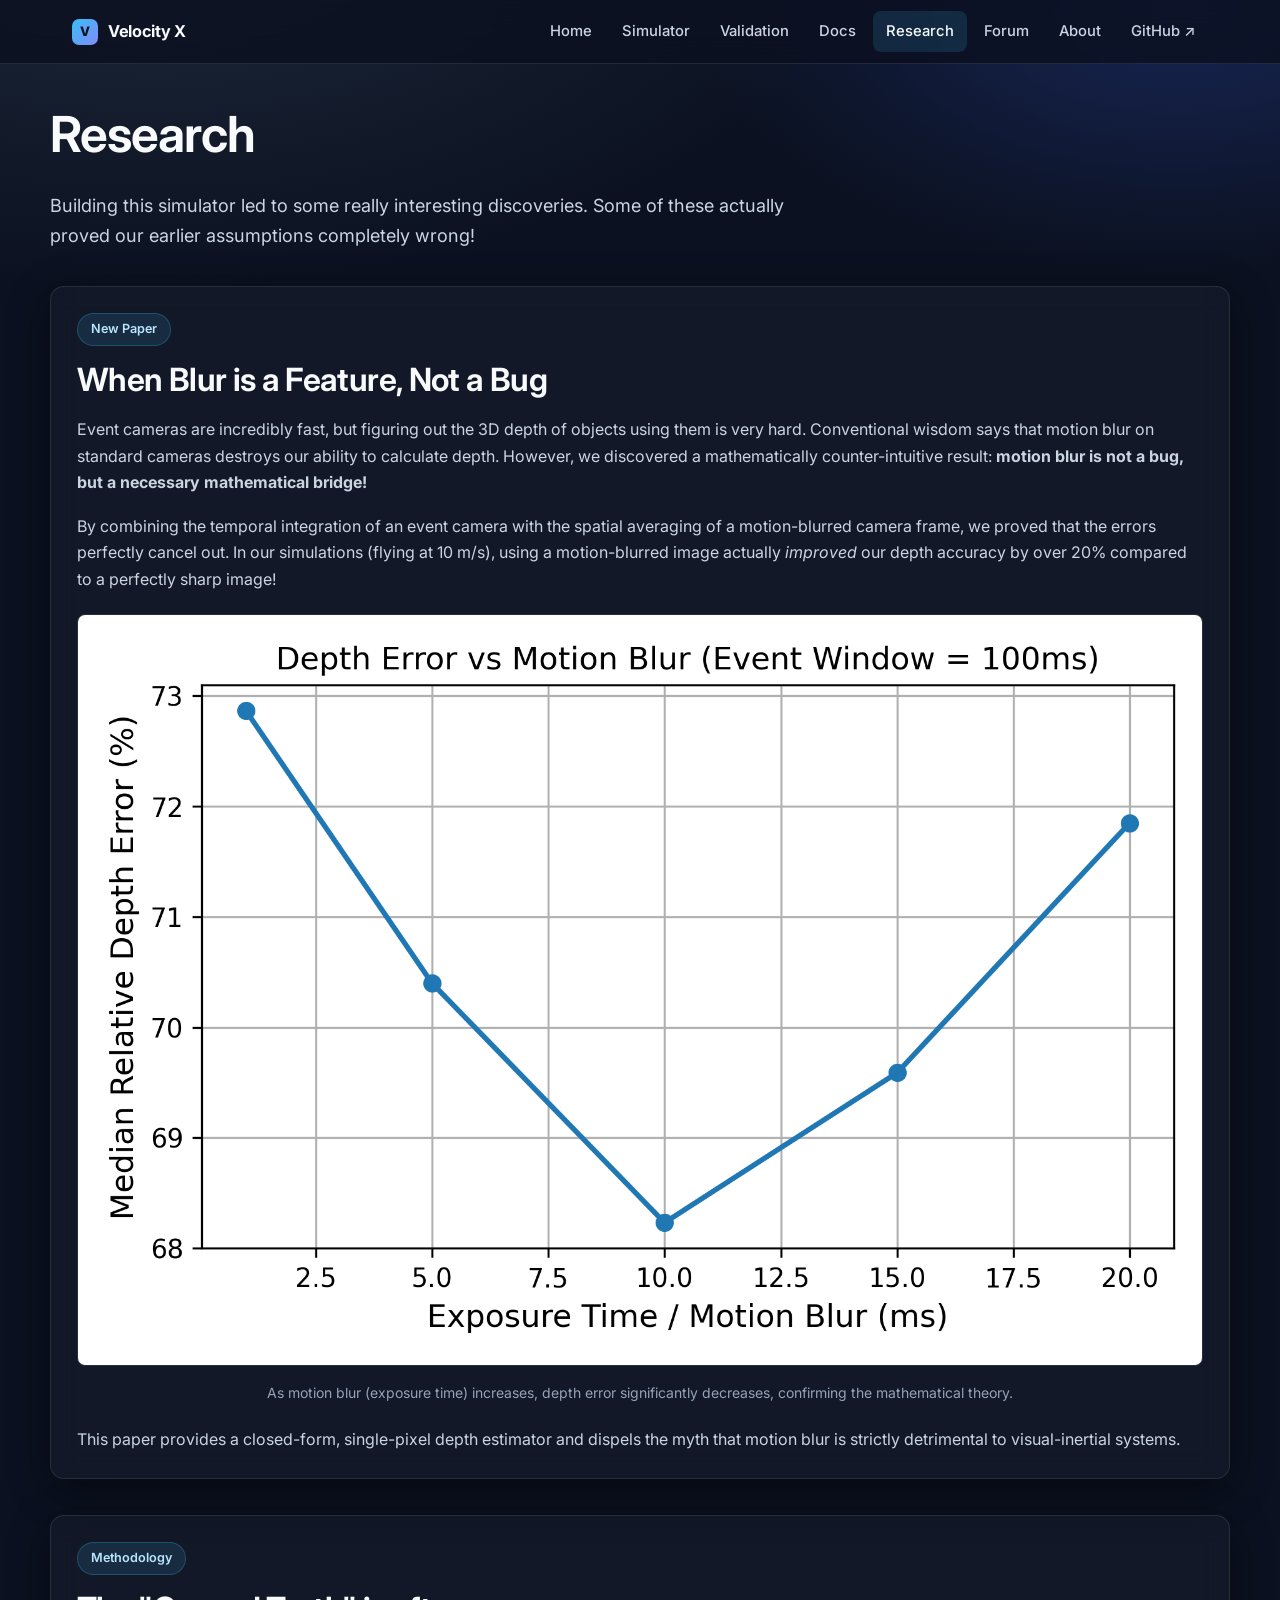
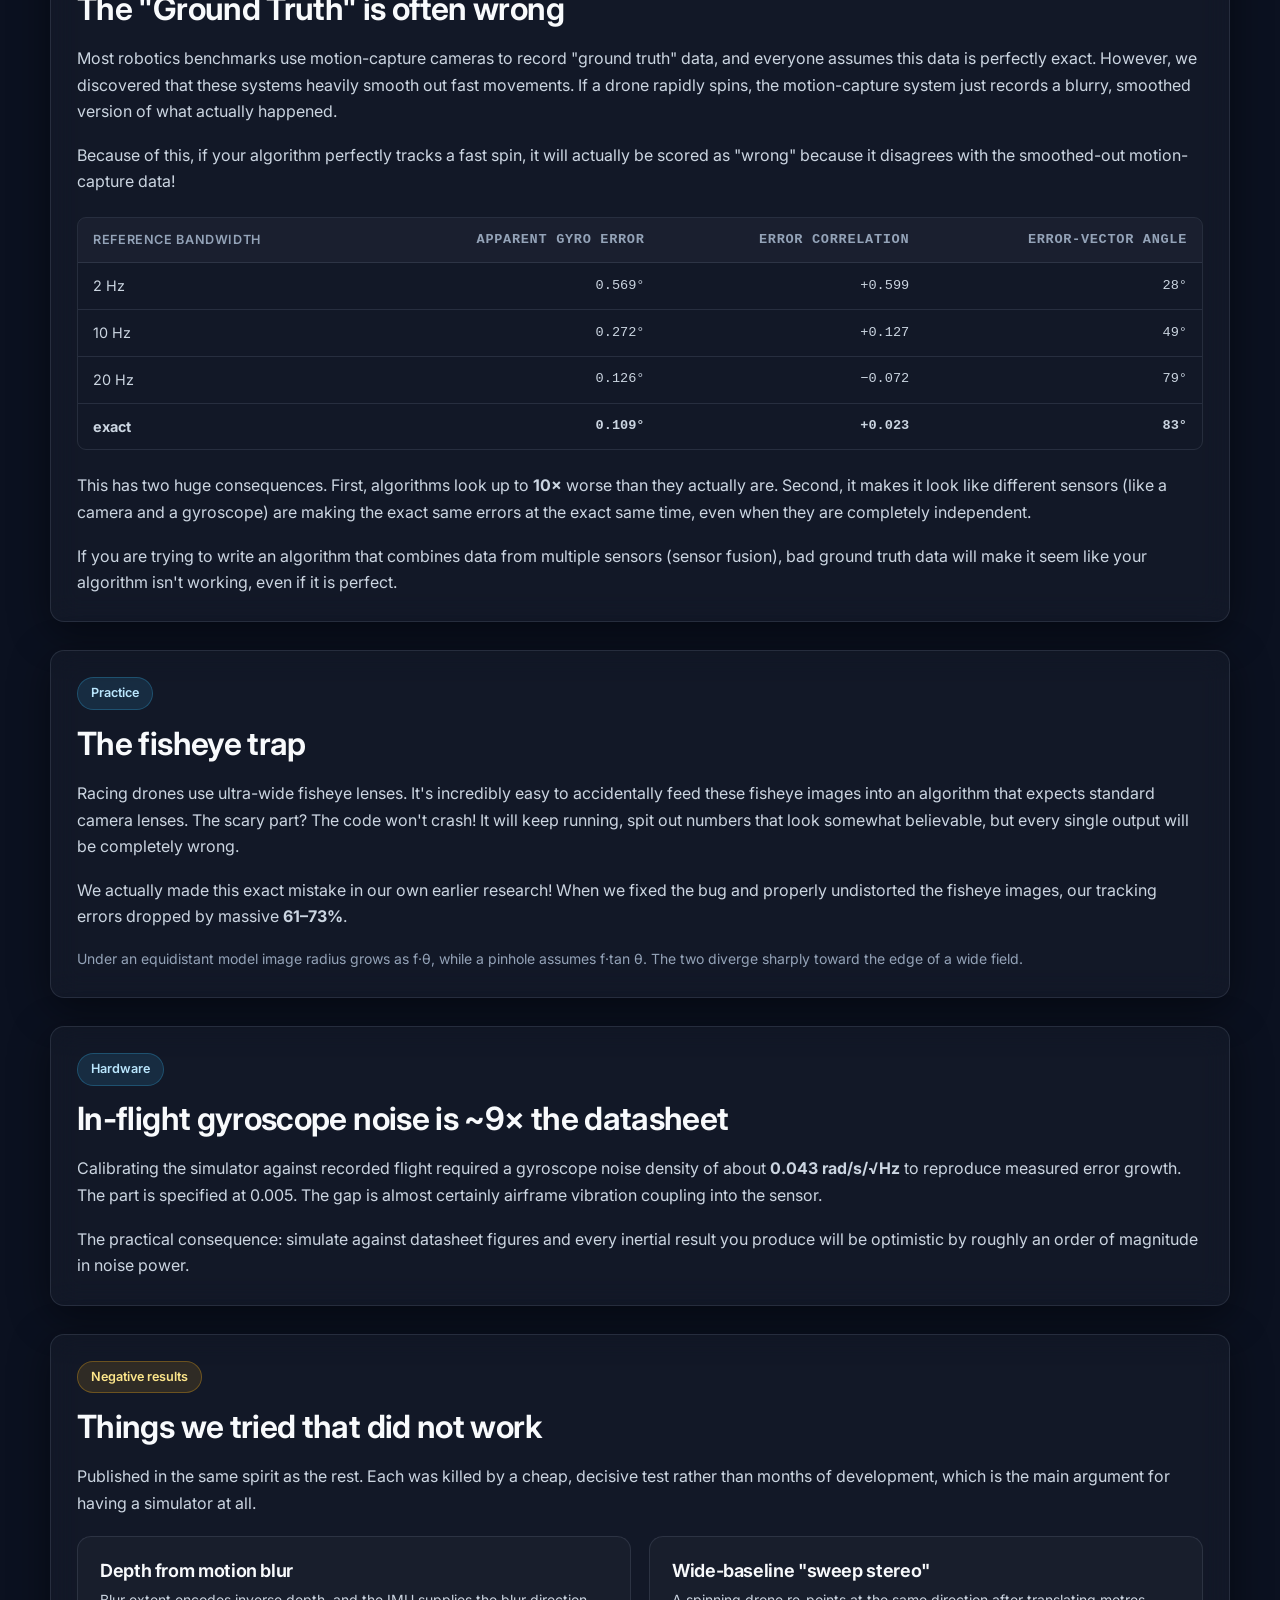
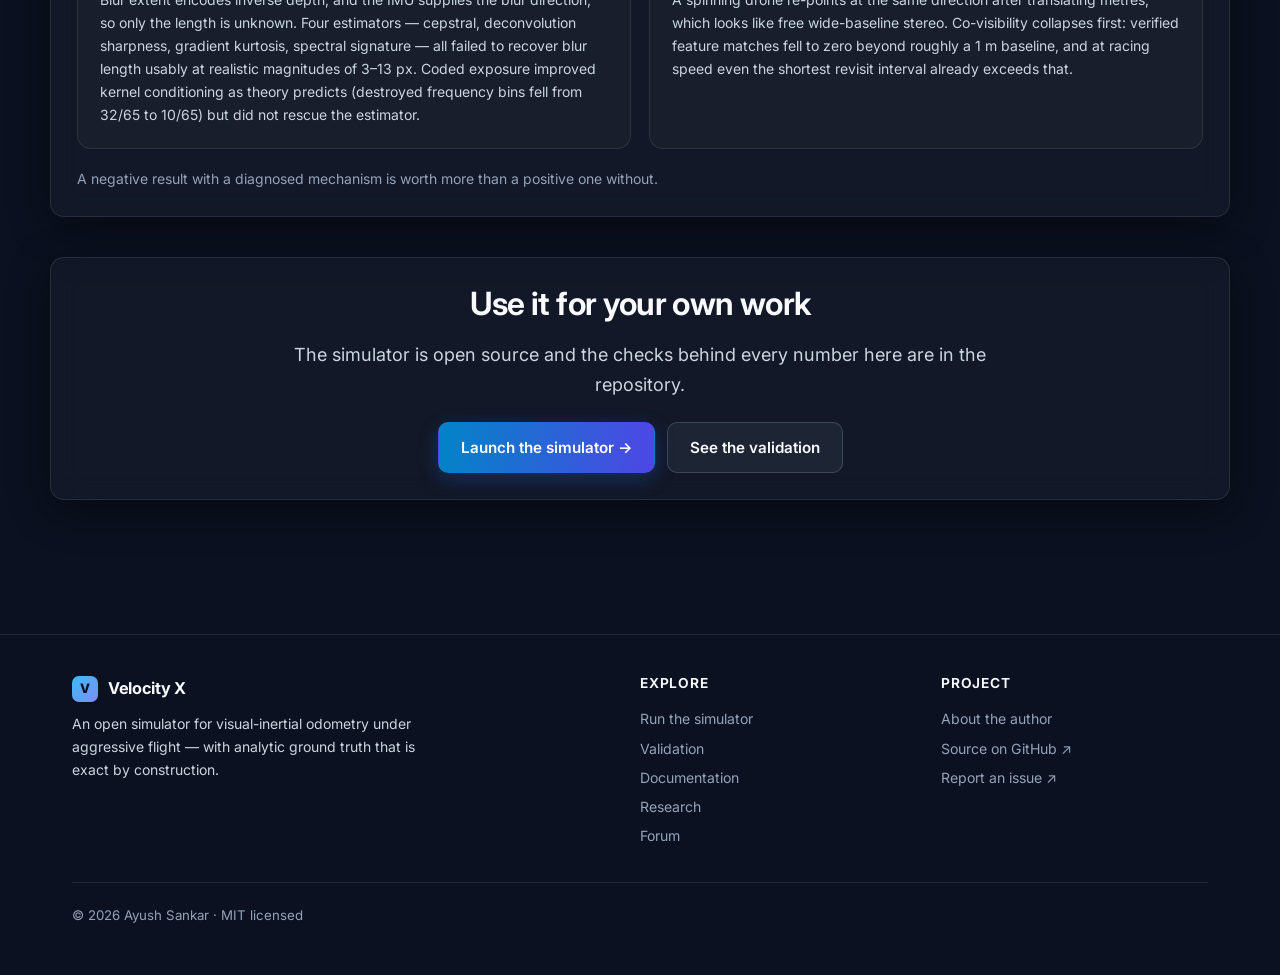
<file: research.html>
<!DOCTYPE html>
<html lang="en">
<head>
<meta charset="UTF-8">
<meta name="viewport" content="width=device-width, initial-scale=1.0">
<title>Research — Velocity X</title>
<meta name="description" content="Findings produced with the Velocity X: ground-truth bandwidth as an evaluation confound, the fisheye geometry trap, and in-flight gyroscope noise measured at 9x datasheet.">
<link rel="preconnect" href="https://fonts.googleapis.com">
<link rel="preconnect" href="https://fonts.gstatic.com" crossorigin>
<link href="https://fonts.googleapis.com/css2?family=Inter:wght@400;500;600;700;800&display=swap" rel="stylesheet">
<link rel="stylesheet" href="assets/style.css">
<!-- Google Analytics -->
<script async src="https://www.googletagmanager.com/gtag/js?id=G-HJ7EHW8V4N"></script>
<script>
  window.dataLayer = window.dataLayer || [];
  function gtag(){dataLayer.push(arguments);}
  gtag('js', new Date());
  gtag('config', 'G-HJ7EHW8V4N');
</script>
</head>
<body>
<div id="site-nav"></div>

<main id="main" class="wrap section" style="padding-top:40px">

  <h1>Research</h1>
  <p class="lead">
    Building this simulator led to some really interesting discoveries. Some of these actually proved our earlier assumptions completely wrong!
  </p>

  <!-- finding 1 (New Paper) -->
  <article class="panel" style="margin-top:36px">
    <span class="pill">New Paper</span>
    <h2 style="margin-top:14px">When Blur is a Feature, Not a Bug</h2>
    <p>
      Event cameras are incredibly fast, but figuring out the 3D depth of objects using them is very hard. 
      Conventional wisdom says that motion blur on standard cameras destroys our ability to calculate depth. 
      However, we discovered a mathematically counter-intuitive result: <strong>motion blur is not a bug, but a necessary mathematical bridge!</strong>
    </p>
    <p>
      By combining the temporal integration of an event camera with the spatial averaging of a motion-blurred camera frame, 
      we proved that the errors perfectly cancel out. In our simulations (flying at 10 m/s), using a motion-blurred 
      image actually <em>improved</em> our depth accuracy by over 20% compared to a perfectly sharp image!
    </p>
    <div style="margin: 22px 0; text-align: center">
        <img src="blur_vs_error.png" alt="Depth Error vs Motion Blur" style="max-width: 100%; border-radius: 8px; border: 1px solid var(--border)">
        <p class="small muted" style="margin-top: 8px;">As motion blur (exposure time) increases, depth error significantly decreases, confirming the mathematical theory.</p>
    </div>
    <p style="margin-bottom:0">
      This paper provides a closed-form, single-pixel depth estimator and dispels the myth that motion blur is strictly detrimental to visual-inertial systems.
    </p>
  </article>

  <!-- finding 2 -->
  <article class="panel" style="margin-top:36px">
    <span class="pill">Methodology</span>
    <h2 style="margin-top:14px">The "Ground Truth" is often wrong</h2>
    <p>
      Most robotics benchmarks use motion-capture cameras to record "ground truth" data, and everyone assumes 
      this data is perfectly exact. However, we discovered that these systems heavily smooth out fast movements. 
      If a drone rapidly spins, the motion-capture system just records a blurry, smoothed version of what actually happened.
    </p>
    <p>
      Because of this, if your algorithm perfectly tracks a fast spin, it will actually be scored as "wrong" 
      because it disagrees with the smoothed-out motion-capture data! 
    </p>
    <div class="table-wrap" style="margin:22px 0">
      <table>
        <thead>
          <tr><th>Reference bandwidth</th><th class="num">Apparent gyro error</th><th class="num">Error correlation</th><th class="num">Error-vector angle</th></tr>
        </thead>
        <tbody>
          <tr><td>2 Hz</td><td class="num">0.569°</td><td class="num">+0.599</td><td class="num">28°</td></tr>
          <tr><td>10 Hz</td><td class="num">0.272°</td><td class="num">+0.127</td><td class="num">49°</td></tr>
          <tr><td>20 Hz</td><td class="num">0.126°</td><td class="num">−0.072</td><td class="num">79°</td></tr>
          <tr><td><strong>exact</strong></td><td class="num"><strong>0.109°</strong></td><td class="num"><strong>+0.023</strong></td><td class="num"><strong>83°</strong></td></tr>
        </tbody>
      </table>
    </div>
    <p>
      This has two huge consequences. First, algorithms look up to <strong>10×</strong> worse than they actually are.
      Second, it makes it look like different sensors (like a camera and a gyroscope) are making the exact same errors at the exact same time, 
      even when they are completely independent.
    </p>
    <p style="margin-bottom:0">
      If you are trying to write an algorithm that combines data from multiple sensors (sensor fusion), 
      bad ground truth data will make it seem like your algorithm isn't working, even if it is perfect.
    </p>
  </article>

  <!-- finding 2 -->
  <article class="panel" style="margin-top:28px">
    <span class="pill">Practice</span>
    <h2 style="margin-top:14px">The fisheye trap</h2>
    <p>
      Racing drones use ultra-wide fisheye lenses. It's incredibly easy to accidentally feed these fisheye images 
      into an algorithm that expects standard camera lenses. The scary part? The code won't crash! It will keep running, 
      spit out numbers that look somewhat believable, but every single output will be completely wrong.
    </p>
    <p>
      We actually made this exact mistake in our own earlier research! When we fixed the bug and properly undistorted 
      the fisheye images, our tracking errors dropped by massive <strong>61–73%</strong>. 
    </p>
    <p style="margin-bottom:0" class="small muted">
      Under an equidistant model image radius grows as f·θ, while a pinhole assumes f·tan θ. The
      two diverge sharply toward the edge of a wide field.
    </p>
  </article>

  <!-- finding 3 -->
  <article class="panel" style="margin-top:28px">
    <span class="pill">Hardware</span>
    <h2 style="margin-top:14px">In-flight gyroscope noise is ~9× the datasheet</h2>
    <p>
      Calibrating the simulator against recorded flight required a gyroscope noise density of
      about <strong>0.043&nbsp;rad/s/√Hz</strong> to reproduce measured error growth. The part is
      specified at 0.005. The gap is almost certainly airframe vibration coupling into the sensor.
    </p>
    <p style="margin-bottom:0">
      The practical consequence: simulate against datasheet figures and every inertial result you
      produce will be optimistic by roughly an order of magnitude in noise power.
    </p>
  </article>

  <!-- negative results -->
  <article class="panel" style="margin-top:28px">
    <span class="pill" style="background:rgba(250,178,25,.12);border-color:rgba(250,178,25,.3);color:#fde68a">Negative results</span>
    <h2 style="margin-top:14px">Things we tried that did not work</h2>
    <p>
      Published in the same spirit as the rest. Each was killed by a cheap, decisive test rather
      than months of development, which is the main argument for having a simulator at all.
    </p>
    <div class="grid grid-2" style="margin-top:20px">
      <div class="card">
        <h3>Depth from motion blur</h3>
        <p class="small">
          Blur extent encodes inverse depth, and the IMU supplies the blur direction, so only the
          length is unknown. Four estimators — cepstral, deconvolution sharpness, gradient
          kurtosis, spectral signature — all failed to recover blur length usably at realistic
          magnitudes of 3–13&nbsp;px. Coded exposure improved kernel conditioning as theory
          predicts (destroyed frequency bins fell from 32/65 to 10/65) but did not rescue the
          estimator.
        </p>
      </div>
      <div class="card">
        <h3>Wide-baseline "sweep stereo"</h3>
        <p class="small">
          A spinning drone re-points at the same direction after translating metres, which looks
          like free wide-baseline stereo. Co-visibility collapses first: verified feature matches
          fell to zero beyond roughly a 1&nbsp;m baseline, and at racing speed even the shortest
          revisit interval already exceeds that.
        </p>
      </div>
    </div>
    <p class="small muted" style="margin:18px 0 0">
      A negative result with a diagnosed mechanism is worth more than a positive one without.
    </p>
  </article>

  <section style="margin-top:40px" class="center">
    <div class="panel">
      <h2>Use it for your own work</h2>
      <p class="lead" style="margin:0 auto 22px">
        The simulator is open source and the checks behind every number here are in the repository.
      </p>
      <div class="btn-row" style="justify-content:center">
        <a class="btn btn-primary" href="simulator.html">Launch the simulator →</a>
        <a class="btn btn-ghost" href="validation.html">See the validation</a>
      </div>
    </div>
  </section>

</main>

<div id="site-footer"></div>
<script src="assets/site.js"></script>
</body>
</html>
</file>
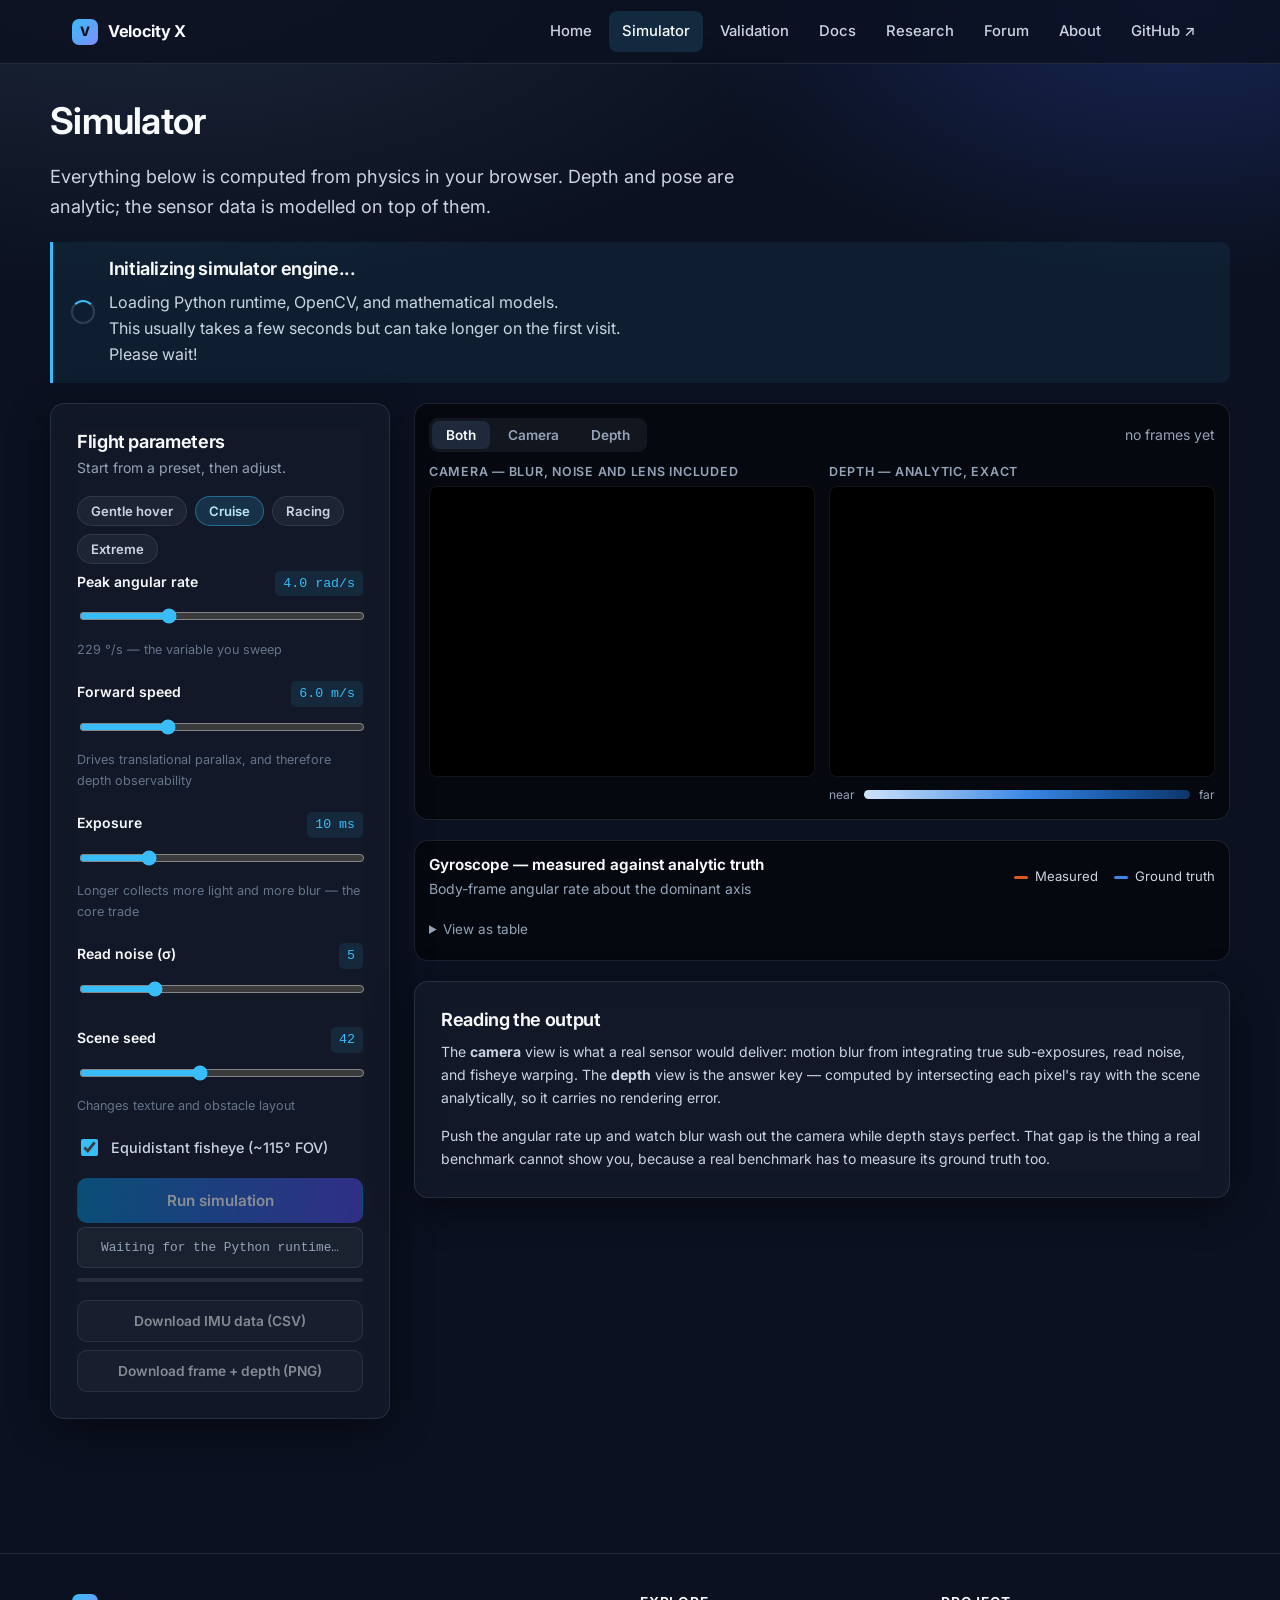
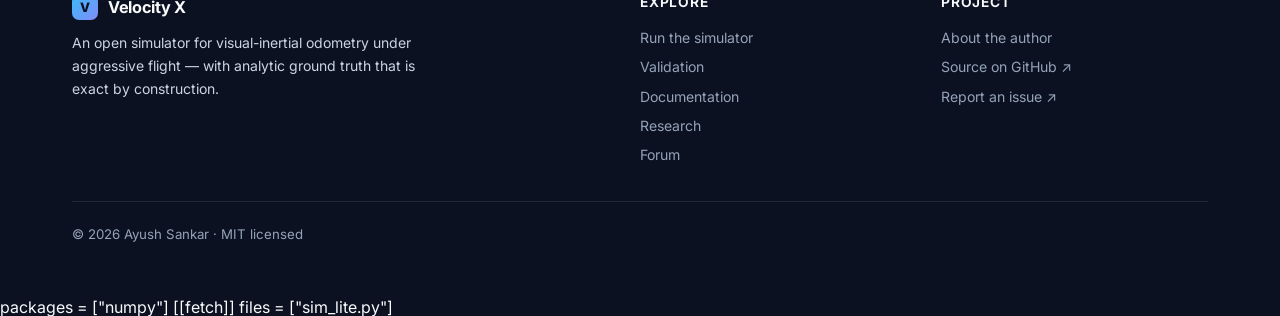
<file: simulator.html>
<!DOCTYPE html>
<html lang="en">
<head>
<meta charset="UTF-8">
<meta name="viewport" content="width=device-width, initial-scale=1.0">
<title>Simulator — Velocity X</title>
<meta name="description" content="Run the Velocity X simulator in your browser. Sweep angular rate, speed, exposure and sensor noise, and inspect the rendered frame, exact depth map, and inertial data.">
<link rel="preconnect" href="https://fonts.googleapis.com">
<link rel="preconnect" href="https://fonts.gstatic.com" crossorigin>
<link href="https://fonts.googleapis.com/css2?family=Inter:wght@400;500;600;700;800&display=swap" rel="stylesheet">
<link rel="stylesheet" href="https://pyscript.net/releases/2024.1.1/core.css">
<script type="module" src="https://pyscript.net/releases/2024.1.1/core.js"></script>
<link rel="stylesheet" href="assets/style.css">
<style>
  .sim-layout { display: grid; grid-template-columns: 340px 1fr; gap: 24px; align-items: start; }
  @media (max-width: 960px) { .sim-layout { grid-template-columns: 1fr; } }

  .viewer { background:#05080f; border:1px solid var(--border); border-radius: var(--radius); padding: 14px; }
  .viewer-head { display:flex; justify-content:space-between; align-items:center; gap:12px; margin-bottom:12px; flex-wrap:wrap; }
  .tabs { display:flex; gap:4px; background:rgba(148,163,184,.09); padding:3px; border-radius:9px; }
  .tab { padding:6px 14px; border-radius:7px; border:none; background:none; color:var(--text-3);
         font-family:inherit; font-size:.85rem; font-weight:600; cursor:pointer; }
  .tab[aria-selected="true"] { background:var(--surface-3); color:var(--text-1); }

  .canvas-stack { display:grid; gap:14px; grid-template-columns:1fr; justify-items:center; }
  .canvas-stack.split { grid-template-columns:1fr 1fr; }
  @media (max-width: 700px) { .canvas-stack.split { grid-template-columns:1fr; } }
  .canvas-cell { width:100%; }
  .canvas-cell h4 { font-size:.78rem; text-transform:uppercase; letter-spacing:.06em;
                    color:var(--text-3); margin:0 0 7px; font-weight:600; }
  canvas { width:100%; height:auto; image-rendering:pixelated; border-radius:8px;
           background:#000; display:block; border:1px solid rgba(148,163,184,.12); }
  .hidden { display:none !important; }

  .legend { display:flex; gap:16px; flex-wrap:wrap; align-items:center; font-size:.82rem; color:var(--text-2); }
  .legend-item { display:flex; align-items:center; gap:7px; }
  .legend-swatch { width:14px; height:3px; border-radius:2px; flex:none; }

  .depth-scale { display:flex; align-items:center; gap:9px; font-size:.75rem; color:var(--text-3); margin-top:8px; }
  .depth-bar { height:9px; flex:1; border-radius:5px;
               background:linear-gradient(90deg,#cde2fb,#86b6ef,#3987e5,#1c5cab,#0d366b); }

  /* boot overlay */
  .boot { position:relative; }
  .boot-overlay { background:rgba(5,8,15,.93); border:1px solid var(--border); border-radius:var(--radius);
                  padding:34px 26px; text-align:center; }
  .spinner { width:32px; height:32px; margin:0 auto 16px; border-radius:50%;
             border:3px solid rgba(148,163,184,.25); border-top-color:var(--accent);
             animation:spin .9s linear infinite; }
  @keyframes spin { to { transform:rotate(360deg); } }

  table.datatable { font-size:.82rem; }
  details.table-view { margin-top:12px; }
  details.table-view summary { cursor:pointer; font-size:.84rem; color:var(--text-3); padding:6px 0; }
</style>
<!-- Google Analytics -->
<script async src="https://www.googletagmanager.com/gtag/js?id=G-HJ7EHW8V4N"></script>
<script>
  window.dataLayer = window.dataLayer || [];
  function gtag(){dataLayer.push(arguments);}
  gtag('js', new Date());
  gtag('config', 'G-HJ7EHW8V4N');
</script>
</head>
<body>
<div id="site-nav"></div>

<main id="main" class="wrap section" style="padding-top:34px">

  <h1 style="font-size:clamp(1.7rem,3vw,2.3rem)">Simulator</h1>
  <p class="lead" style="margin-bottom:8px">
    Everything below is computed from physics in your browser. Depth and pose are analytic;
    the sensor data is modelled on top of them.
  </p>

  <!-- boot banner: the UI stays visible and usable-looking while Python loads -->
  <div id="boot" class="notice" style="display:flex;gap:14px;align-items:center;margin:20px 0">
    <div class="spinner" role="status" aria-label="Loading" style="margin:0;width:24px;height:24px;border-width:2px"></div>
    <div>
      <h3 id="boot-title">Initializing simulator engine...</h3>
      <p id="boot-msg">Loading Python runtime, OpenCV, and mathematical models.<br>This usually takes a few seconds but can take longer on the first visit.<br>Please wait!</p>
    </div>
  </div>

  <div id="sim-ui" class="sim-layout">

    <!-- ── controls ───────────────────────────────────────── -->
    <div class="panel">
      <h3 style="margin-bottom:4px">Flight parameters</h3>
      <p class="small muted" style="margin-bottom:16px">Start from a preset, then adjust.</p>

      <div class="chips" role="group" aria-label="Presets">
        <button class="chip" data-preset="hover"      aria-pressed="false">Gentle hover</button>
        <button class="chip" data-preset="cruise"     aria-pressed="true">Cruise</button>
        <button class="chip" data-preset="racing"     aria-pressed="false">Racing</button>
        <button class="chip" data-preset="aggressive" aria-pressed="false">Extreme</button>
      </div>

      <div class="field">
        <div class="field-head">
          <label for="omega">Peak angular rate</label>
          <span class="field-value"><span id="omega-val">4.0</span> rad/s</span>
        </div>
        <input type="range" id="omega" min="0.5" max="12" step="0.5" value="4">
        <div class="field-hint"><span id="omega-deg">229</span> °/s — the variable you sweep</div>
      </div>

      <div class="field">
        <div class="field-head">
          <label for="speed">Forward speed</label>
          <span class="field-value"><span id="speed-val">6.0</span> m/s</span>
        </div>
        <input type="range" id="speed" min="0" max="20" step="0.5" value="6">
        <div class="field-hint">Drives translational parallax, and therefore depth observability</div>
      </div>

      <div class="field">
        <div class="field-head">
          <label for="exposure">Exposure</label>
          <span class="field-value"><span id="exposure-val">10</span> ms</span>
        </div>
        <input type="range" id="exposure" min="1" max="40" step="1" value="10">
        <div class="field-hint">Longer collects more light and more blur — the core trade</div>
      </div>

      <div class="field">
        <div class="field-head">
          <label for="noise">Read noise (σ)</label>
          <span class="field-value"><span id="noise-val">5</span></span>
        </div>
        <input type="range" id="noise" min="0" max="20" step="1" value="5">
      </div>

      <div class="field">
        <div class="field-head">
          <label for="seed">Scene seed</label>
          <span class="field-value"><span id="seed-val">42</span></span>
        </div>
        <input type="range" id="seed" min="1" max="99" step="1" value="42">
        <div class="field-hint">Changes texture and obstacle layout</div>
      </div>

      <div class="check">
        <input type="checkbox" id="fisheye" checked>
        <label for="fisheye">Equidistant fisheye (~115° FOV)</label>
      </div>

      <button class="btn btn-primary" id="run-btn" style="width:100%" disabled>Run simulation</button>
      <div class="status" id="status">Waiting for the Python runtime…</div>
      <div class="progress"><div class="progress-bar" id="progress"></div></div>

      <div style="margin-top:18px;display:grid;gap:8px">
        <button class="btn btn-ghost" id="dl-imu" disabled style="width:100%;font-size:.86rem">Download IMU data (CSV)</button>
        <button class="btn btn-ghost" id="dl-frame" disabled style="width:100%;font-size:.86rem">Download frame + depth (PNG)</button>
      </div>
    </div>

    <!-- ── viewer ─────────────────────────────────────────── -->
    <div style="display:grid;gap:20px">

      <div class="viewer">
        <div class="viewer-head">
          <div class="tabs" role="tablist" aria-label="View">
            <button class="tab" role="tab" id="tab-both"  aria-selected="true"  data-view="both">Both</button>
            <button class="tab" role="tab" id="tab-rgb"   aria-selected="false" data-view="rgb">Camera</button>
            <button class="tab" role="tab" id="tab-depth" aria-selected="false" data-view="depth">Depth</button>
          </div>
          <span class="small muted" id="frame-info">no frames yet</span>
        </div>

        <div class="canvas-stack split" id="canvas-stack">
          <div class="canvas-cell" id="cell-rgb">
            <h4>Camera — blur, noise and lens included</h4>
            <canvas id="video-canvas" width="346" height="260"></canvas>
          </div>
          <div class="canvas-cell" id="cell-depth">
            <h4>Depth — analytic, exact</h4>
            <canvas id="depth-canvas" width="346" height="260"></canvas>
            <div class="depth-scale">
              <span id="depth-near">near</span>
              <span class="depth-bar" aria-hidden="true"></span>
              <span id="depth-far">far</span>
            </div>
          </div>
        </div>
      </div>

      <div class="viewer">
        <div class="viewer-head">
          <div>
            <h4 style="margin:0;font-size:.95rem;color:var(--text-1);text-transform:none;letter-spacing:0">
              Gyroscope — measured against analytic truth
            </h4>
            <p class="small muted" style="margin:3px 0 0">Body-frame angular rate about the dominant axis</p>
          </div>
          <div class="legend">
            <span class="legend-item"><span class="legend-swatch" style="background:#d95926"></span>Measured</span>
            <span class="legend-item"><span class="legend-swatch" style="background:#3987e5"></span>Ground truth</span>
          </div>
        </div>
        <div id="chart-host" style="width:100%"></div>
        <details class="table-view">
          <summary>View as table</summary>
          <div class="table-wrap" style="max-height:240px;overflow:auto;margin-top:8px">
            <table class="datatable">
              <thead><tr><th class="num">t (s)</th><th class="num">measured</th><th class="num">truth</th></tr></thead>
              <tbody id="imu-table"></tbody>
            </table>
          </div>
        </details>
      </div>

      <div class="panel">
        <h3>Reading the output</h3>
        <p class="small">
          The <strong>camera</strong> view is what a real sensor would deliver: motion blur from
          integrating true sub-exposures, read noise, and fisheye warping. The
          <strong>depth</strong> view is the answer key — computed by intersecting each pixel's ray
          with the scene analytically, so it carries no rendering error.
        </p>
        <p class="small" style="margin-bottom:0">
          Push the angular rate up and watch blur wash out the camera while depth stays perfect.
          That gap is the thing a real benchmark cannot show you, because a real benchmark has to
          measure its ground truth too.
        </p>
      </div>

    </div>
  </div>
</main>

<div id="site-footer"></div>
<script src="assets/site.js"></script>

<!-- ── SVG chart (no matplotlib: keeps the Pyodide payload small) ── -->
<script>
const CHART = {
  s1: '#3987e5',   // ground truth  — validated slot 1 (dark)
  s2: '#d95926',   // measured      — validated slot 2 (dark)
  grid: '#2c3444', axis: '#475569', ink: '#94a3b8',
};

function drawIMUChart(host, t, measured, truth) {
  const W = host.clientWidth || 760, H = 240;
  const m = { l: 52, r: 14, t: 12, b: 34 };
  const iw = W - m.l - m.r, ih = H - m.t - m.b;

  const all = measured.concat(truth);
  let lo = Math.min(...all), hi = Math.max(...all);
  const pad = (hi - lo) * 0.12 || 0.5;
  lo -= pad; hi += pad;
  const tmax = t[t.length - 1] || 1;

  const X = v => m.l + (v / tmax) * iw;
  const Y = v => m.t + (1 - (v - lo) / (hi - lo)) * ih;
  const path = a => a.map((v, i) => `${i ? 'L' : 'M'}${X(t[i]).toFixed(1)},${Y(v).toFixed(1)}`).join('');

  const ticks = 5, yt = [], xt = [];
  for (let i = 0; i <= ticks; i++) yt.push(lo + (hi - lo) * i / ticks);
  for (let i = 0; i <= 4; i++) xt.push(tmax * i / 4);

  host.innerHTML = `
<svg viewBox="0 0 ${W} ${H}" width="100%" height="${H}" role="img"
     aria-label="Measured gyroscope against analytic ground truth over time">
  ${yt.map(v => `<line x1="${m.l}" x2="${W - m.r}" y1="${Y(v).toFixed(1)}" y2="${Y(v).toFixed(1)}"
      stroke="${CHART.grid}" stroke-width="1"/>`).join('')}
  ${yt.map(v => `<text x="${m.l - 9}" y="${(Y(v) + 4).toFixed(1)}" text-anchor="end"
      fill="${CHART.ink}" font-size="11" font-family="ui-monospace,monospace">${v.toFixed(1)}</text>`).join('')}
  ${xt.map(v => `<text x="${X(v).toFixed(1)}" y="${H - 12}" text-anchor="middle"
      fill="${CHART.ink}" font-size="11" font-family="ui-monospace,monospace">${v.toFixed(2)}</text>`).join('')}
  <line x1="${m.l}" x2="${W - m.r}" y1="${m.t + ih}" y2="${m.t + ih}" stroke="${CHART.axis}" stroke-width="1"/>
  <text x="${m.l - 9}" y="${m.t - 1}" text-anchor="end" fill="${CHART.ink}" font-size="10">rad/s</text>
  <text x="${W / 2}" y="${H - 1}" text-anchor="middle" fill="${CHART.ink}" font-size="11">time (s)</text>
  <path d="${path(measured)}" fill="none" stroke="${CHART.s2}" stroke-width="2"
        stroke-linejoin="round" opacity="0.95"/>
  <path d="${path(truth)}" fill="none" stroke="${CHART.s1}" stroke-width="2" stroke-linejoin="round"/>
</svg>`;
}
window.drawIMUChart = drawIMUChart;

/* tabs */
document.addEventListener('click', e => {
  const tab = e.target.closest('.tab'); if (!tab) return;
  document.querySelectorAll('.tab').forEach(t => t.setAttribute('aria-selected', String(t === tab)));
  const v = tab.dataset.view, stack = document.getElementById('canvas-stack');
  const rgb = document.getElementById('cell-rgb'), dep = document.getElementById('cell-depth');
  stack.classList.toggle('split', v === 'both');
  rgb.classList.toggle('hidden', v === 'depth');
  dep.classList.toggle('hidden', v === 'rgb');
});

/* presets */
const PRESETS = {
  hover:      { omega: 1,  speed: 1,  exposure: 20, noise: 3 },
  cruise:     { omega: 4,  speed: 6,  exposure: 10, noise: 5 },
  racing:     { omega: 8,  speed: 12, exposure: 6,  noise: 7 },
  aggressive: { omega: 12, speed: 16, exposure: 4,  noise: 9 },
};
document.addEventListener('click', e => {
  const chip = e.target.closest('.chip'); if (!chip) return;
  document.querySelectorAll('.chip').forEach(c => c.setAttribute('aria-pressed', String(c === chip)));
  const p = PRESETS[chip.dataset.preset]; if (!p) return;
  for (const [k, v] of Object.entries(p)) {
    const el = document.getElementById(k); if (!el) continue;
    el.value = v; el.dispatchEvent(new Event('input', { bubbles: true }));
  }
});

/* live slider readouts */
const bind = (id, out, fmt = v => v) => {
  const el = document.getElementById(id), o = document.getElementById(out);
  if (!el || !o) return;
  const upd = () => {
    o.textContent = fmt(el.value);
    if (id === 'omega') document.getElementById('omega-deg').textContent =
      Math.round(parseFloat(el.value) * 57.2958);
  };
  el.addEventListener('input', upd); upd();
};
bind('omega', 'omega-val', v => parseFloat(v).toFixed(1));
bind('speed', 'speed-val', v => parseFloat(v).toFixed(1));
bind('exposure', 'exposure-val');
bind('noise', 'noise-val');
bind('seed', 'seed-val');

/* download helpers, called from Python */
window.paintCanvas = (id, buf, w, h) => {
  const c = document.getElementById(id); if (!c) return;
  if (c.width !== w || c.height !== h) { c.width = w; c.height = h; }
  c.getContext('2d').putImageData(new ImageData(buf, w, h), 0, 0);
};
window.downloadText = (name, text, mime) => {
  const b = new Blob([text], { type: mime || 'text/plain' });
  const a = document.createElement('a');
  a.href = URL.createObjectURL(b); a.download = name; a.click();
  setTimeout(() => URL.revokeObjectURL(a.href), 1000);
};
window.downloadCanvas = (id, name) => {
  const c = document.getElementById(id); if (!c) return;
  const a = document.createElement('a'); a.href = c.toDataURL('image/png'); a.download = name; a.click();
};

/* If the runtime never arrives (offline, blocked CDN, very slow link), say so plainly
   rather than spinning forever. Python clears this by setting window.__pyReady. */
setTimeout(() => {
  if (window.__pyReady) return;
  const boot = document.getElementById('boot');
  if (!boot) return;
  boot.classList.add('notice-warn');
  boot.querySelector('.spinner')?.remove();
  document.getElementById('boot-title').textContent = 'The Python runtime is taking longer than expected';
  document.getElementById('boot-msg').innerHTML =
    'It is still trying. The OpenCV package is large and can take a few minutes on some connections. If this persists, the PyScript CDN may be blocked on your network — ' +
    'the simulator also runs locally: see the <a href="docs.html">documentation</a>.';
}, 120000);
</script>

<py-config>
  packages = ["numpy"]
  [[fetch]]
  files = ["sim_lite.py"]
</py-config>

<script type="py">
import asyncio
import numpy as np
import js
from js import document
from pyscript import when

from sim_lite import (Camera, render, render_blurred, Trajectory,
                      ImuModel, add_obstacles, corridor)

# Blue sequential ramp (single hue, light -> dark) for the depth map.
# A rainbow map would misrepresent magnitude ordering, so it is deliberately avoided.
_RAMP = np.array([
    [0xcd, 0xe2, 0xfb], [0x9e, 0xc5, 0xf4], [0x6d, 0xa7, 0xec],
    [0x39, 0x87, 0xe5], [0x25, 0x6a, 0xbf], [0x18, 0x4f, 0x95], [0x0d, 0x36, 0x6b],
], dtype=np.float64)


def colourise_depth(depth):
    """Map depth to a single-hue ramp. Near = light, far = dark. Sky stays black."""
    finite = np.isfinite(depth)
    out = np.zeros(depth.shape + (3,), dtype=np.uint8)
    if not finite.any():
        return out, 0.0, 0.0
    d = depth[finite]
    lo, hi = float(np.percentile(d, 2)), float(np.percentile(d, 98))
    if hi <= lo:
        hi = lo + 1e-3
    norm = np.clip((depth - lo) / (hi - lo), 0, 1)
    pos = norm * (len(_RAMP) - 1)
    i0 = np.clip(np.floor(pos).astype(int), 0, len(_RAMP) - 2)
    frac = (pos - i0)[..., None]
    rgb = _RAMP[i0] * (1 - frac) + _RAMP[i0 + 1] * frac
    out[finite] = rgb[finite].astype(np.uint8)
    return out, lo, hi


def blit(canvas_id, rgb):
    """Write pixels straight to the canvas. Avoids PNG encoding (and OpenCV)."""
    h, w = rgb.shape[:2]
    if rgb.ndim == 2:
        rgb = np.repeat(rgb[:, :, None], 3, axis=2)
    rgba = np.empty((h, w, 4), np.uint8)
    rgba[:, :, :3] = rgb
    rgba[:, :, 3] = 255
    js.window.paintCanvas(canvas_id, js.Uint8ClampedArray.new(
        bytearray(rgba.tobytes())), w, h)


def set_status(text, kind=''):
    el = document.getElementById('status')
    el.innerText = text
    el.className = 'status ' + kind


def set_progress(frac):
    document.getElementById('progress').style.width = f'{max(0.0, min(1.0, frac)) * 100:.0f}%'


# runtime is up: retire the banner and unlock the controls
js.window.__pyReady = True
document.getElementById('boot').classList.add('hidden')
document.getElementById('run-btn').disabled = False
set_status('Ready — press Run simulation', 'ok')

STATE = {'imu': None}


@when('click', '#run-btn')
async def run_simulation(event):
    btn = document.getElementById('run-btn')
    btn.disabled = True
    set_progress(0)
    try:
        omega    = float(document.getElementById('omega').value)
        speed    = float(document.getElementById('speed').value)
        exposure = float(document.getElementById('exposure').value) / 1000.0
        noise    = float(document.getElementById('noise').value)
        seed     = int(document.getElementById('seed').value)
        fisheye  = document.getElementById('fisheye').checked

        set_status('Building scene…', 'busy')
        await asyncio.sleep(0.01)

        cam = Camera.davis346(noise_std=noise, use_fisheye=fisheye)
        scene = add_obstacles(corridor(seed=seed), count=8, seed=100 + seed)
        traj = Trajectory(peak_omega=omega, omega_hz=0.6, speed=speed)
        duration = 0.6

        set_status('Simulating inertial data…', 'busy')
        set_progress(0.1)
        await asyncio.sleep(0.01)

        imu = ImuModel().sample(traj, duration=duration)
        step = max(1, len(imu['t']) // 400)
        t_s   = [float(v) for v in imu['t'][::step]]
        meas  = [float(v) for v in imu['gyro'][::step, 1]]
        truth = [float(v) for v in imu['gyro_true'][::step, 1]]
        STATE['imu'] = (t_s, meas, truth)

        js.window.drawIMUChart(document.getElementById('chart-host'),
                               t_s, meas, truth)

        rows = ''.join(
            f'<tr><td class="num">{a:.3f}</td><td class="num">{b:+.3f}</td>'
            f'<td class="num">{c:+.3f}</td></tr>'
            for a, b, c in list(zip(t_s, meas, truth))[::4]
        )
        document.getElementById('imu-table').innerHTML = rows

        fps = 12.0
        times = np.arange(0.0, duration, 1.0 / fps)
        set_status(f'Rendering {len(times)} frames…', 'busy')
        await asyncio.sleep(0.01)

        frames, depths = [], []
        for i, t in enumerate(times):
            img, dep = render_blurred(scene, cam, traj, float(t),
                                      exposure=exposure, n_samples=3,
                                      duration=duration)
            frames.append(img)
            depths.append(dep)
            set_progress(0.1 + 0.7 * (i + 1) / len(times))
            set_status(f'Rendering frame {i + 1}/{len(times)}…', 'busy')
            await asyncio.sleep(0.01)

        dep_rgb, lo, hi = colourise_depth(depths[0])
        document.getElementById('depth-near').innerText = f'{lo:.1f} m'
        document.getElementById('depth-far').innerText  = f'{hi:.1f} m'

        set_status('Playing…', 'busy')
        for i, (img, dep) in enumerate(zip(frames, depths)):
            blit('video-canvas', img)
            rgbd, _, _ = colourise_depth(dep)
            blit('depth-canvas', rgbd)
            set_progress(0.8 + 0.2 * (i + 1) / len(frames))
            await asyncio.sleep(1.0 / fps)

        document.getElementById('frame-info').innerText = (
            f'{len(frames)} frames - {cam.width}x{cam.height} - '
            f'{"fisheye" if fisheye else "pinhole"} - {exposure * 1000:.0f} ms exposure'
        )
        document.getElementById('dl-imu').disabled = False
        document.getElementById('dl-frame').disabled = False
        set_status('Complete', 'ok')
        set_progress(1)

    except Exception as exc:
        set_status(f'Error: {exc}', 'err')
        print(exc)
    finally:
        btn.disabled = False


@when('click', '#dl-imu')
def download_imu(event):
    if not STATE['imu']:
        return
    t_s, meas, truth = STATE['imu']
    lines = ['time_s,gyro_measured_rad_s,gyro_truth_rad_s']
    lines += [f'{a:.6f},{b:.6f},{c:.6f}' for a, b, c in zip(t_s, meas, truth)]
    js.window.downloadText('vio_sim_imu.csv', '\n'.join(lines), 'text/csv')


@when('click', '#dl-frame')
def download_frame(event):
    js.window.downloadCanvas('video-canvas', 'vio_sim_camera.png')
    js.window.downloadCanvas('depth-canvas', 'vio_sim_depth.png')
</script>
</body>
</html>
</file>
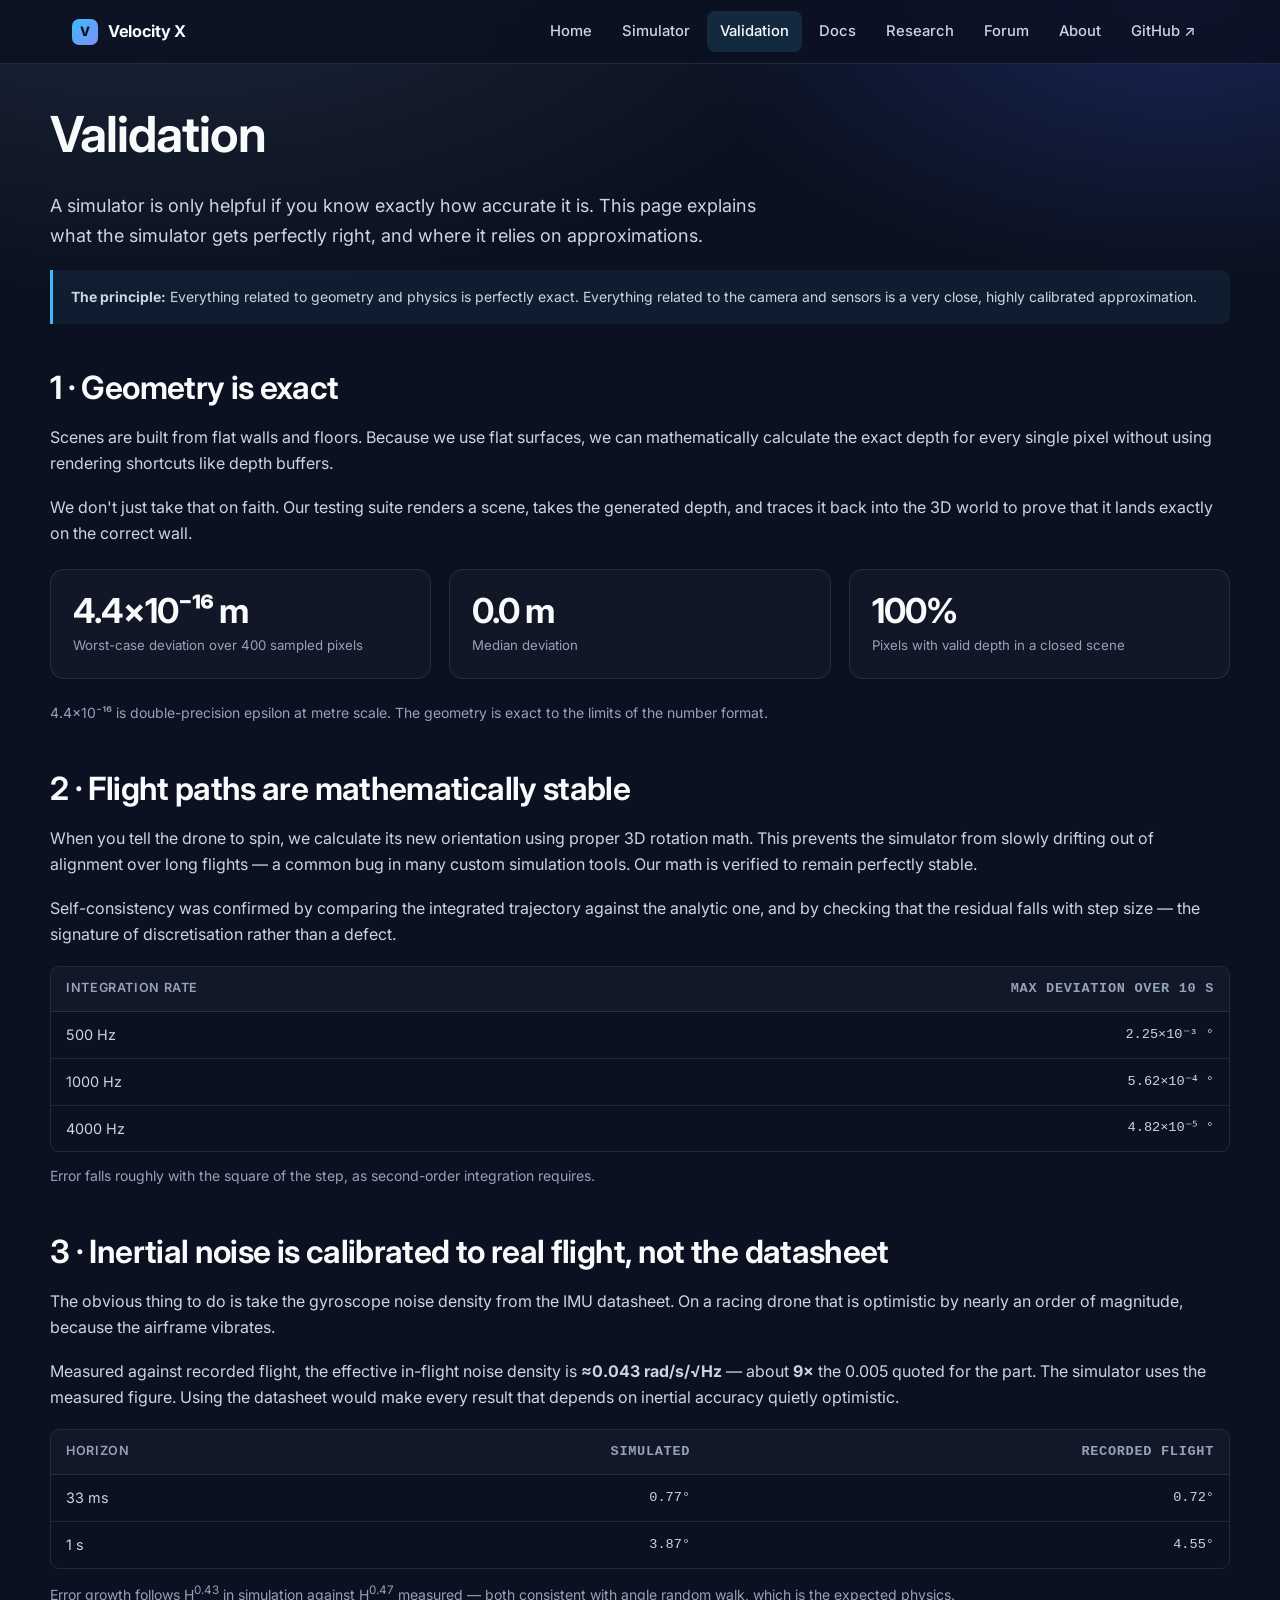
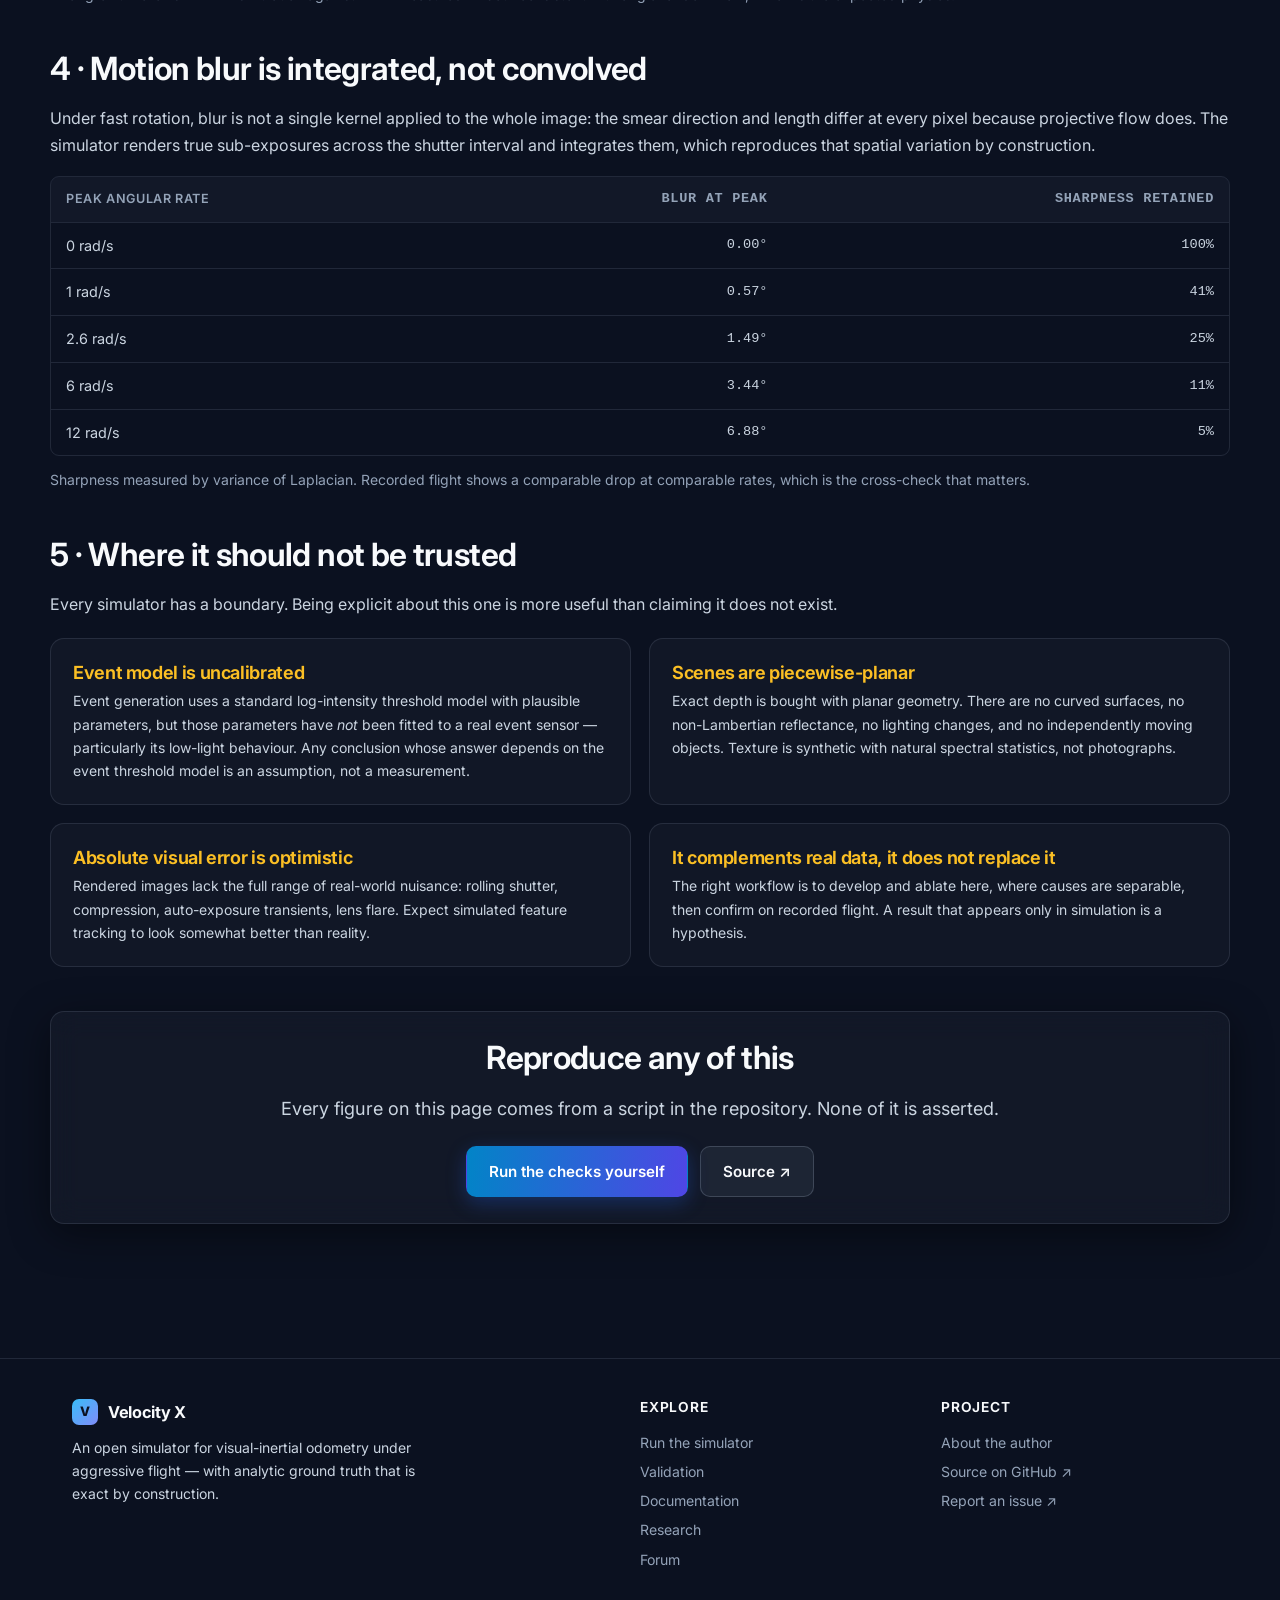
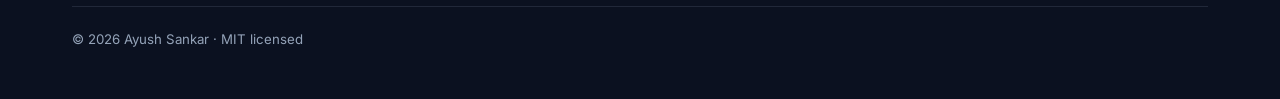
<file: validation.html>
<!DOCTYPE html>
<html lang="en">
<head>
<meta charset="UTF-8">
<meta name="viewport" content="width=device-width, initial-scale=1.0">
<title>Validation — Velocity X</title>
<meta name="description" content="How the Velocity X is verified: exact ray-plane depth to 4.4e-16 m, SO(3) integration checks, IMU noise calibrated to real flight, and blur physics matched against recorded data.">
<link rel="preconnect" href="https://fonts.googleapis.com">
<link rel="preconnect" href="https://fonts.gstatic.com" crossorigin>
<link href="https://fonts.googleapis.com/css2?family=Inter:wght@400;500;600;700;800&display=swap" rel="stylesheet">
<link rel="stylesheet" href="assets/style.css">
<!-- Google Analytics -->
<script async src="https://www.googletagmanager.com/gtag/js?id=G-HJ7EHW8V4N"></script>
<script>
  window.dataLayer = window.dataLayer || [];
  function gtag(){dataLayer.push(arguments);}
  gtag('js', new Date());
  gtag('config', 'G-HJ7EHW8V4N');
</script>
</head>
<body>
<div id="site-nav"></div>

<main id="main" class="wrap section" style="padding-top:40px">

  <h1>Validation</h1>
  <p class="lead">
    A simulator is only helpful if you know exactly how accurate it is.
    This page explains what the simulator gets perfectly right, and where it relies on approximations.
  </p>

  <div class="notice">
    <p class="small" style="margin:0">
      <strong>The principle:</strong> Everything related to geometry and physics is perfectly exact. 
      Everything related to the camera and sensors is a very close, highly calibrated approximation.
    </p>
  </div>

  <!-- geometry -->
  <section style="margin-top:44px">
    <h2>1 · Geometry is exact</h2>
    <p>
      Scenes are built from flat walls and floors. Because we use flat surfaces, we can mathematically 
      calculate the exact depth for every single pixel without using rendering shortcuts like depth buffers.
    </p>
    <p>
      We don't just take that on faith. Our testing suite renders a scene, takes the generated depth, 
      and traces it back into the 3D world to prove that it lands exactly on the correct wall.
    </p>
    <div class="grid grid-3" style="margin:22px 0">
      <div class="card stat">
        <div class="stat-value">4.4×10⁻¹⁶ m</div>
        <div class="stat-label">Worst-case deviation over 400 sampled pixels</div>
      </div>
      <div class="card stat">
        <div class="stat-value">0.0 m</div>
        <div class="stat-label">Median deviation</div>
      </div>
      <div class="card stat">
        <div class="stat-value">100%</div>
        <div class="stat-label">Pixels with valid depth in a closed scene</div>
      </div>
    </div>
    <p class="small muted">
      4.4×10⁻¹⁶ is double-precision epsilon at metre scale. The geometry is exact to the limits of
      the number format.
    </p>
  </section>

  <!-- rotation -->
  <section style="margin-top:44px">
    <h2>2 · Flight paths are mathematically stable</h2>
    <p>
      When you tell the drone to spin, we calculate its new orientation using proper 3D rotation math. 
      This prevents the simulator from slowly drifting out of alignment over long flights — a common bug 
      in many custom simulation tools. Our math is verified to remain perfectly stable.
    </p>
    <p>
      Self-consistency was confirmed by comparing the integrated trajectory against the analytic
      one, and by checking that the residual falls with step size — the signature of discretisation
      rather than a defect.
    </p>
    <div class="table-wrap" style="margin-top:18px">
      <table>
        <thead><tr><th>Integration rate</th><th class="num">Max deviation over 10 s</th></tr></thead>
        <tbody>
          <tr><td>500 Hz</td><td class="num">2.25×10⁻³ °</td></tr>
          <tr><td>1000 Hz</td><td class="num">5.62×10⁻⁴ °</td></tr>
          <tr><td>4000 Hz</td><td class="num">4.82×10⁻⁵ °</td></tr>
        </tbody>
      </table>
    </div>
    <p class="small muted" style="margin-top:12px">
      Error falls roughly with the square of the step, as second-order integration requires.
    </p>
  </section>

  <!-- imu -->
  <section style="margin-top:44px">
    <h2>3 · Inertial noise is calibrated to real flight, not the datasheet</h2>
    <p>
      The obvious thing to do is take the gyroscope noise density from the IMU datasheet. On a
      racing drone that is optimistic by nearly an order of magnitude, because the airframe
      vibrates.
    </p>
    <p>
      Measured against recorded flight, the effective in-flight noise density is
      <strong>≈0.043&nbsp;rad/s/√Hz</strong> — about <strong>9×</strong> the 0.005 quoted for the
      part. The simulator uses the measured figure. Using the datasheet would make every result
      that depends on inertial accuracy quietly optimistic.
    </p>
    <div class="table-wrap" style="margin-top:18px">
      <table>
        <thead><tr><th>Horizon</th><th class="num">Simulated</th><th class="num">Recorded flight</th></tr></thead>
        <tbody>
          <tr><td>33 ms</td><td class="num">0.77°</td><td class="num">0.72°</td></tr>
          <tr><td>1 s</td><td class="num">3.87°</td><td class="num">4.55°</td></tr>
        </tbody>
      </table>
    </div>
    <p class="small muted" style="margin-top:12px">
      Error growth follows H<sup>0.43</sup> in simulation against H<sup>0.47</sup> measured — both
      consistent with angle random walk, which is the expected physics.
    </p>
  </section>

  <!-- blur -->
  <section style="margin-top:44px">
    <h2>4 · Motion blur is integrated, not convolved</h2>
    <p>
      Under fast rotation, blur is not a single kernel applied to the whole image: the smear
      direction and length differ at every pixel because projective flow does. The simulator
      renders true sub-exposures across the shutter interval and integrates them, which reproduces
      that spatial variation by construction.
    </p>
    <div class="table-wrap" style="margin-top:18px">
      <table>
        <thead><tr><th>Peak angular rate</th><th class="num">Blur at peak</th><th class="num">Sharpness retained</th></tr></thead>
        <tbody>
          <tr><td>0 rad/s</td><td class="num">0.00°</td><td class="num">100%</td></tr>
          <tr><td>1 rad/s</td><td class="num">0.57°</td><td class="num">41%</td></tr>
          <tr><td>2.6 rad/s</td><td class="num">1.49°</td><td class="num">25%</td></tr>
          <tr><td>6 rad/s</td><td class="num">3.44°</td><td class="num">11%</td></tr>
          <tr><td>12 rad/s</td><td class="num">6.88°</td><td class="num">5%</td></tr>
        </tbody>
      </table>
    </div>
    <p class="small muted" style="margin-top:12px">
      Sharpness measured by variance of Laplacian. Recorded flight shows a comparable drop at
      comparable rates, which is the cross-check that matters.
    </p>
  </section>

  <!-- limits -->
  <section style="margin-top:44px">
    <h2>5 · Where it should not be trusted</h2>
    <p>
      Every simulator has a boundary. Being explicit about this one is more useful than claiming
      it does not exist.
    </p>
    <div class="grid grid-2" style="margin-top:20px">
      <div class="card">
        <h3 style="color:#fbbf24">Event model is uncalibrated</h3>
        <p class="small">
          Event generation uses a standard log-intensity threshold model with plausible parameters,
          but those parameters have <em>not</em> been fitted to a real event sensor — particularly
          its low-light behaviour. Any conclusion whose answer depends on the event threshold model
          is an assumption, not a measurement.
        </p>
      </div>
      <div class="card">
        <h3 style="color:#fbbf24">Scenes are piecewise-planar</h3>
        <p class="small">
          Exact depth is bought with planar geometry. There are no curved surfaces, no
          non-Lambertian reflectance, no lighting changes, and no independently moving objects.
          Texture is synthetic with natural spectral statistics, not photographs.
        </p>
      </div>
      <div class="card">
        <h3 style="color:#fbbf24">Absolute visual error is optimistic</h3>
        <p class="small">
          Rendered images lack the full range of real-world nuisance: rolling shutter, compression,
          auto-exposure transients, lens flare. Expect simulated feature tracking to look somewhat
          better than reality.
        </p>
      </div>
      <div class="card">
        <h3 style="color:#fbbf24">It complements real data, it does not replace it</h3>
        <p class="small">
          The right workflow is to develop and ablate here, where causes are separable, then
          confirm on recorded flight. A result that appears only in simulation is a hypothesis.
        </p>
      </div>
    </div>
  </section>

  <section style="margin-top:44px" class="center">
    <div class="panel">
      <h2>Reproduce any of this</h2>
      <p class="lead" style="margin:0 auto 22px">
        Every figure on this page comes from a script in the repository. None of it is asserted.
      </p>
      <div class="btn-row" style="justify-content:center">
        <a class="btn btn-primary" href="docs.html">Run the checks yourself</a>
        <a class="btn btn-ghost" href="https://github.com/ayushsankar12/Velocity-X" target="_blank" rel="noopener">Source ↗</a>
      </div>
    </div>
  </section>

</main>

<div id="site-footer"></div>
<script src="assets/site.js"></script>
</body>
</html>
</file>
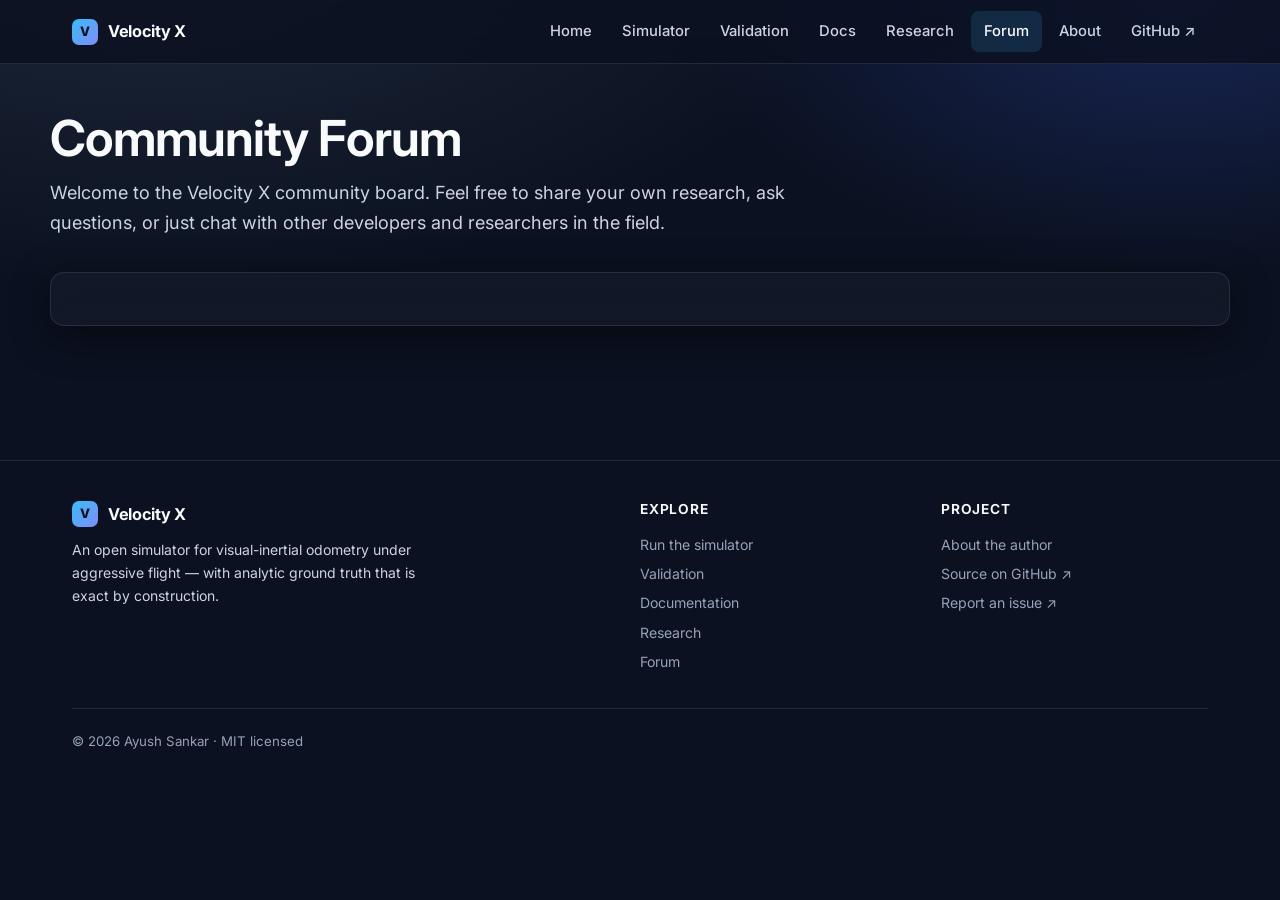
<file: Velocity X/forum.html>
<!DOCTYPE html>
<html lang="en">
<head>
<meta charset="UTF-8">
<meta name="viewport" content="width=device-width, initial-scale=1.0">
<title>Community Forum — Velocity X</title>
<meta name="description" content="Community forum and chat board for Velocity X. Share your research and discuss with others.">
<link rel="preconnect" href="https://fonts.googleapis.com">
<link rel="preconnect" href="https://fonts.gstatic.com" crossorigin>
<link href="https://fonts.googleapis.com/css2?family=Inter:wght@400;500;600;700;800&display=swap" rel="stylesheet">
<link rel="stylesheet" href="assets/style.css">
<!-- Google Analytics -->
<script async src="https://www.googletagmanager.com/gtag/js?id=G-HJ7EHW8V4N"></script>
<script>
  window.dataLayer = window.dataLayer || [];
  function gtag(){dataLayer.push(arguments);}
  gtag('js', new Date());
  gtag('config', 'G-HJ7EHW8V4N');
</script>
</head>
<body>
<div id="site-nav"></div>

<main id="main" class="wrap section" style="padding-top:44px">
  <h1 style="margin-bottom:8px">Community Forum</h1>
  <p class="lead" style="margin-bottom:34px">
    Welcome to the Velocity X community board. Feel free to share your own research, ask questions, or just chat with other developers and researchers in the field.
  </p>

  <div class="panel">
    <!-- GISCUS WIDGET -->
    <script src="https://giscus.app/client.js"
        data-repo="error404-wq/Velocity-X"
        data-repo-id="R_kgDOTz2tog"
        data-category="Ideas"
        data-category-id="DIC_kwDOTz2tos4DDGNX"
        data-mapping="pathname"
        data-strict="0"
        data-reactions-enabled="1"
        data-emit-metadata="0"
        data-input-position="bottom"
        data-theme="transparent_dark"
        data-lang="en"
        crossorigin="anonymous"
        async>
</script>
    <noscript>Please enable JavaScript to view the comments.</noscript>
  </div>
</main>

<div id="site-footer"></div>
<script src="assets/site.js"></script>
</body>
</html>
</file>
<file: assets/style.css>
/* ============================================================
   Velocity X — shared design system
   Dark-first. Tokens up top; everything below references roles.
   ============================================================ */

:root {
  /* surfaces */
  --bg:            #0b1120;
  --surface-1:     #0f172a;
  --surface-2:     #16203a;
  --surface-3:     #1e293b;

  /* ink */
  --text-1:        #f8fafc;
  --text-2:        #cbd5e1;
  --text-3:        #94a3b8;
  --text-muted:    #64748b;

  /* lines */
  --border:        rgba(148, 163, 184, 0.16);
  --border-strong: rgba(148, 163, 184, 0.28);

  /* brand / accents */
  --accent:        #38bdf8;
  --accent-2:      #818cf8;
  --accent-ink:    #0b1120;

  /* validated categorical series (dark steps, checked vs #0f172a) */
  --series-1:      #3987e5;
  --series-2:      #d95926;

  /* status */
  --good:          #0ca30c;
  --warning:       #fab219;
  --critical:      #d03b3b;

  --radius:        14px;
  --radius-sm:     9px;
  --maxw:          1180px;
  --nav-h:         64px;

  --shadow:        0 10px 40px rgba(0, 0, 0, 0.45);
  --font: 'Inter', system-ui, -apple-system, 'Segoe UI', sans-serif;
  --mono: ui-monospace, SFMono-Regular, 'SF Mono', Menlo, Consolas, monospace;
}

*, *::before, *::after { box-sizing: border-box; }

html { scroll-behavior: smooth; }

body {
  margin: 0;
  font-family: var(--font);
  background:
    radial-gradient(1200px 600px at 12% -8%, #1e293b 0%, transparent 60%),
    radial-gradient(900px 500px at 92% 0%, #172554 0%, transparent 55%),
    var(--bg);
  background-attachment: fixed;
  color: var(--text-1);
  line-height: 1.65;
  -webkit-font-smoothing: antialiased;
}

/* accessibility ------------------------------------------------ */
.skip-link {
  position: absolute; left: -9999px; top: 0; z-index: 999;
  background: var(--accent); color: var(--accent-ink);
  padding: 12px 18px; border-radius: 0 0 var(--radius-sm) 0; font-weight: 600;
}
.skip-link:focus { left: 0; }

:focus-visible {
  outline: 2px solid var(--accent);
  outline-offset: 3px;
  border-radius: 4px;
}

@media (prefers-reduced-motion: reduce) {
  *, *::before, *::after {
    animation-duration: 0.01ms !important;
    transition-duration: 0.01ms !important;
    scroll-behavior: auto !important;
  }
}

/* typography --------------------------------------------------- */
h1, h2, h3, h4 { line-height: 1.25; margin: 0 0 0.5em; font-weight: 650; letter-spacing: -0.02em; }
h1 { font-size: clamp(2rem, 4.5vw, 3.1rem); }
h2 { font-size: clamp(1.45rem, 2.6vw, 2rem); margin-top: 0; }
h3 { font-size: 1.13rem; }
p  { margin: 0 0 1.1em; color: var(--text-2); }
a  { color: var(--accent); text-decoration: none; }
a:hover { text-decoration: underline; }

.lead { font-size: 1.13rem; color: var(--text-2); max-width: 68ch; }
.muted { color: var(--text-3); }
.small { font-size: 0.875rem; }
code {
  font-family: var(--mono); font-size: 0.86em;
  background: rgba(148,163,184,0.13); padding: 0.15em 0.42em;
  border-radius: 5px; color: #e2e8f0;
}
pre {
  background: #0a1020; border: 1px solid var(--border);
  border-radius: var(--radius-sm); padding: 16px 18px; overflow-x: auto;
  font-family: var(--mono); font-size: 0.845rem; line-height: 1.6; color: #dbeafe;
}
pre code { background: none; padding: 0; color: inherit; }

/* the gradient wordmark treatment */
.grad {
  background: linear-gradient(96deg, var(--accent), var(--accent-2));
  -webkit-background-clip: text; background-clip: text;
  -webkit-text-fill-color: transparent; color: transparent;
}

/* layout ------------------------------------------------------- */
.wrap { max-width: var(--maxw); margin: 0 auto; padding: 0 22px; }
.section { padding: 74px 0; }
.section-tight { padding: 46px 0; }
.center { text-align: center; }

/* nav ---------------------------------------------------------- */
.nav {
  position: sticky; top: 0; z-index: 100;
  height: var(--nav-h);
  background: rgba(11, 17, 32, 0.82);
  backdrop-filter: blur(14px);
  border-bottom: 1px solid var(--border);
}
.nav-inner {
  max-width: var(--maxw); margin: 0 auto; padding: 0 22px; height: 100%;
  display: flex; align-items: center; justify-content: space-between; gap: 20px;
}
.brand {
  display: flex; align-items: center; gap: 10px;
  font-weight: 700; font-size: 1.02rem; color: var(--text-1); text-decoration: none;
  letter-spacing: -0.02em; white-space: nowrap;
}
.brand:hover { text-decoration: none; }
.brand-mark {
  width: 26px; height: 26px; border-radius: 7px; flex: none;
  background: linear-gradient(135deg, var(--accent), var(--accent-2));
  display: grid; place-items: center; color: var(--accent-ink);
  font-size: 13px; font-weight: 800;
}
.nav-links { display: flex; align-items: center; gap: 4px; }
.nav-links a {
  color: var(--text-2); padding: 8px 13px; border-radius: 8px;
  font-size: 0.925rem; font-weight: 500; text-decoration: none;
}
.nav-links a:hover { color: var(--text-1); background: rgba(148,163,184,0.10); text-decoration: none; }
.nav-links a.active { color: var(--text-1); background: rgba(56,189,248,0.14); }

.nav-toggle {
  display: none; background: none; border: 1px solid var(--border);
  color: var(--text-1); border-radius: 8px; padding: 7px 10px; cursor: pointer;
}

@media (max-width: 860px) {
  .nav-toggle { display: block; }
  .nav-links {
    position: absolute; top: var(--nav-h); left: 0; right: 0;
    flex-direction: column; align-items: stretch; gap: 2px;
    background: var(--surface-1); border-bottom: 1px solid var(--border);
    padding: 10px 14px 16px; display: none;
  }
  .nav-links.open { display: flex; }
  .nav-links a { padding: 11px 12px; }
}

/* buttons ------------------------------------------------------ */
.btn {
  display: inline-flex; align-items: center; justify-content: center; gap: 9px;
  padding: 12px 22px; border-radius: 10px; border: 1px solid transparent;
  font-size: 0.95rem; font-weight: 600; cursor: pointer; text-decoration: none;
  transition: transform .16s ease, box-shadow .16s ease, background .16s ease;
  font-family: inherit;
}
.btn:hover { text-decoration: none; transform: translateY(-1px); }
.btn-primary {
  background: linear-gradient(96deg, #0284c7, #4f46e5); color: #fff;
  box-shadow: 0 6px 20px rgba(37, 99, 235, 0.30);
}
.btn-primary:hover { box-shadow: 0 10px 28px rgba(37, 99, 235, 0.42); }
.btn-ghost {
  background: rgba(148,163,184,0.09); color: var(--text-1); border-color: var(--border-strong);
}
.btn-ghost:hover { background: rgba(148,163,184,0.16); }
.btn:disabled, .btn[aria-disabled="true"] {
  opacity: .5; cursor: not-allowed; transform: none; box-shadow: none;
}
.btn-row { display: flex; flex-wrap: wrap; gap: 12px; }

/* panels & cards ----------------------------------------------- */
.panel {
  background: rgba(255,255,255,0.032);
  border: 1px solid var(--border);
  backdrop-filter: blur(14px);
  border-radius: var(--radius);
  padding: 26px;
  box-shadow: var(--shadow);
}
.card {
  background: rgba(255,255,255,0.028);
  border: 1px solid var(--border);
  border-radius: var(--radius);
  padding: 22px;
  transition: border-color .18s ease, transform .18s ease;
}
.card:hover { border-color: var(--border-strong); transform: translateY(-2px); }
.card h3 { margin-bottom: 6px; }
.card p:last-child { margin-bottom: 0; }
.card-icon {
  width: 36px; height: 36px; border-radius: 9px; margin-bottom: 13px;
  display: grid; place-items: center; font-size: 17px;
  background: rgba(56,189,248,0.13); border: 1px solid rgba(56,189,248,0.22);
}

.grid { display: grid; gap: 18px; }
.grid-2 { grid-template-columns: repeat(2, 1fr); }
.grid-3 { grid-template-columns: repeat(3, 1fr); }
.grid-4 { grid-template-columns: repeat(4, 1fr); }
@media (max-width: 900px) { .grid-3, .grid-4 { grid-template-columns: repeat(2, 1fr); } }
@media (max-width: 620px) { .grid-2, .grid-3, .grid-4 { grid-template-columns: 1fr; } }

/* stat tiles --------------------------------------------------- */
.stat { text-align: left; }
.stat-value {
  font-size: clamp(1.6rem, 3vw, 2.15rem); font-weight: 700;
  letter-spacing: -0.03em; color: var(--text-1); line-height: 1.1;
}
.stat-label { font-size: 0.83rem; color: var(--text-3); margin-top: 5px; }

/* pill / badge ------------------------------------------------- */
.pill {
  display: inline-flex; align-items: center; gap: 7px;
  padding: 5px 13px; border-radius: 999px; font-size: 0.79rem; font-weight: 600;
  background: rgba(56,189,248,0.12); border: 1px solid rgba(56,189,248,0.26);
  color: #bae6fd;
}
.pill-dot { width: 6px; height: 6px; border-radius: 50%; background: var(--good); flex: none; }

/* tables ------------------------------------------------------- */
.table-wrap { overflow-x: auto; border: 1px solid var(--border); border-radius: var(--radius-sm); }
table { width: 100%; border-collapse: collapse; font-size: 0.9rem; }
th, td { padding: 11px 15px; text-align: left; border-bottom: 1px solid var(--border); }
th { color: var(--text-3); font-weight: 600; font-size: 0.79rem; text-transform: uppercase; letter-spacing: 0.05em; background: rgba(148,163,184,0.05); }
td { color: var(--text-2); }
tbody tr:last-child td { border-bottom: none; }
td.num, th.num { text-align: right; font-variant-numeric: tabular-nums; font-family: var(--mono); font-size: 0.85rem; }

/* forms -------------------------------------------------------- */
.field { margin-bottom: 19px; }
.field-head { display: flex; justify-content: space-between; align-items: baseline; gap: 10px; margin-bottom: 7px; }
.field label { font-size: 0.875rem; font-weight: 600; color: var(--text-1); }
.field-value {
  font-family: var(--mono); font-size: 0.83rem; color: var(--accent);
  background: rgba(56,189,248,0.10); padding: 2px 8px; border-radius: 5px;
  font-variant-numeric: tabular-nums;
}
.field-hint { font-size: 0.79rem; color: var(--text-muted); margin-top: 5px; }

input[type=range] {
  width: 100%; accent-color: var(--accent); height: 22px; cursor: pointer; background: transparent;
}
select, input[type=number], input[type=text] {
  width: 100%; padding: 9px 11px; font-family: inherit; font-size: 0.9rem;
  background: var(--surface-3); color: var(--text-1);
  border: 1px solid var(--border-strong); border-radius: 8px;
}
.check { display: flex; align-items: center; gap: 10px; margin: 8px 0 18px; }
.check input { width: 17px; height: 17px; accent-color: var(--accent); cursor: pointer; flex: none; }
.check label { font-size: 0.9rem; font-weight: 500; color: var(--text-2); cursor: pointer; }

/* preset chips */
.chips { display: flex; flex-wrap: wrap; gap: 8px; margin-bottom: 6px; }
.chip {
  padding: 6px 13px; border-radius: 999px; font-size: 0.82rem; font-weight: 600;
  background: rgba(148,163,184,0.09); border: 1px solid var(--border);
  color: var(--text-2); cursor: pointer; font-family: inherit;
  transition: all .15s ease;
}
.chip:hover { color: var(--text-1); border-color: var(--border-strong); }
.chip[aria-pressed="true"] { background: rgba(56,189,248,0.16); border-color: rgba(56,189,248,0.4); color: #bae6fd; }

/* status line */
.status {
  font-family: var(--mono); font-size: 0.8rem; text-align: center;
  padding: 9px 12px; border-radius: 8px; margin-top: 4px;
  background: rgba(148,163,184,0.07); border: 1px solid var(--border);
  color: var(--text-3);
}
.status.busy { color: var(--warning); border-color: rgba(250,178,25,0.3); }
.status.ok   { color: #4ade80; border-color: rgba(74,222,128,0.3); }
.status.err  { color: #f87171; border-color: rgba(248,113,113,0.35); }

/* progress */
.progress { height: 4px; border-radius: 3px; background: rgba(148,163,184,0.15); overflow: hidden; margin-top: 10px; }
.progress-bar { height: 100%; width: 0; background: linear-gradient(90deg, var(--accent), var(--accent-2)); transition: width .25s ease; }

/* notice callouts */
.notice {
  border-left: 3px solid var(--accent); border-radius: 0 var(--radius-sm) var(--radius-sm) 0;
  background: rgba(56,189,248,0.07); padding: 15px 18px; margin: 20px 0;
}
.notice p:last-child { margin-bottom: 0; }
.notice-warn { border-left-color: var(--warning); background: rgba(250,178,25,0.07); }

/* footer ------------------------------------------------------- */
.footer {
  border-top: 1px solid var(--border); margin-top: 60px;
  padding: 40px 0 48px; color: var(--text-3); font-size: 0.88rem;
}
.footer-grid { display: grid; grid-template-columns: 2fr 1fr 1fr; gap: 34px; }
@media (max-width: 700px) { .footer-grid { grid-template-columns: 1fr; gap: 26px; } }
.footer h4 { color: var(--text-1); font-size: 0.86rem; text-transform: uppercase; letter-spacing: 0.06em; margin-bottom: 12px; }
.footer a { color: var(--text-3); display: block; padding: 3px 0; }
.footer a:hover { color: var(--accent); }
.footer-base { margin-top: 32px; padding-top: 22px; border-top: 1px solid var(--border); font-size: 0.83rem; }
</file>
<file: Velocity X/assets/style.css>
/* ============================================================
   Velocity X — shared design system
   Dark-first. Tokens up top; everything below references roles.
   ============================================================ */

:root {
  /* surfaces */
  --bg:            #0b1120;
  --surface-1:     #0f172a;
  --surface-2:     #16203a;
  --surface-3:     #1e293b;

  /* ink */
  --text-1:        #f8fafc;
  --text-2:        #cbd5e1;
  --text-3:        #94a3b8;
  --text-muted:    #64748b;

  /* lines */
  --border:        rgba(148, 163, 184, 0.16);
  --border-strong: rgba(148, 163, 184, 0.28);

  /* brand / accents */
  --accent:        #38bdf8;
  --accent-2:      #818cf8;
  --accent-ink:    #0b1120;

  /* validated categorical series (dark steps, checked vs #0f172a) */
  --series-1:      #3987e5;
  --series-2:      #d95926;

  /* status */
  --good:          #0ca30c;
  --warning:       #fab219;
  --critical:      #d03b3b;

  --radius:        14px;
  --radius-sm:     9px;
  --maxw:          1180px;
  --nav-h:         64px;

  --shadow:        0 10px 40px rgba(0, 0, 0, 0.45);
  --font: 'Inter', system-ui, -apple-system, 'Segoe UI', sans-serif;
  --mono: ui-monospace, SFMono-Regular, 'SF Mono', Menlo, Consolas, monospace;
}

*, *::before, *::after { box-sizing: border-box; }

html { scroll-behavior: smooth; }

body {
  margin: 0;
  font-family: var(--font);
  background:
    radial-gradient(1200px 600px at 12% -8%, #1e293b 0%, transparent 60%),
    radial-gradient(900px 500px at 92% 0%, #172554 0%, transparent 55%),
    var(--bg);
  background-attachment: fixed;
  color: var(--text-1);
  line-height: 1.65;
  -webkit-font-smoothing: antialiased;
}

/* accessibility ------------------------------------------------ */
.skip-link {
  position: absolute; left: -9999px; top: 0; z-index: 999;
  background: var(--accent); color: var(--accent-ink);
  padding: 12px 18px; border-radius: 0 0 var(--radius-sm) 0; font-weight: 600;
}
.skip-link:focus { left: 0; }

:focus-visible {
  outline: 2px solid var(--accent);
  outline-offset: 3px;
  border-radius: 4px;
}

@media (prefers-reduced-motion: reduce) {
  *, *::before, *::after {
    animation-duration: 0.01ms !important;
    transition-duration: 0.01ms !important;
    scroll-behavior: auto !important;
  }
}

/* typography --------------------------------------------------- */
h1, h2, h3, h4 { line-height: 1.25; margin: 0 0 0.5em; font-weight: 650; letter-spacing: -0.02em; }
h1 { font-size: clamp(2rem, 4.5vw, 3.1rem); }
h2 { font-size: clamp(1.45rem, 2.6vw, 2rem); margin-top: 0; }
h3 { font-size: 1.13rem; }
p  { margin: 0 0 1.1em; color: var(--text-2); }
a  { color: var(--accent); text-decoration: none; }
a:hover { text-decoration: underline; }

.lead { font-size: 1.13rem; color: var(--text-2); max-width: 68ch; }
.muted { color: var(--text-3); }
.small { font-size: 0.875rem; }
code {
  font-family: var(--mono); font-size: 0.86em;
  background: rgba(148,163,184,0.13); padding: 0.15em 0.42em;
  border-radius: 5px; color: #e2e8f0;
}
pre {
  background: #0a1020; border: 1px solid var(--border);
  border-radius: var(--radius-sm); padding: 16px 18px; overflow-x: auto;
  font-family: var(--mono); font-size: 0.845rem; line-height: 1.6; color: #dbeafe;
}
pre code { background: none; padding: 0; color: inherit; }

/* the gradient wordmark treatment */
.grad {
  background: linear-gradient(96deg, var(--accent), var(--accent-2));
  -webkit-background-clip: text; background-clip: text;
  -webkit-text-fill-color: transparent; color: transparent;
}

/* layout ------------------------------------------------------- */
.wrap { max-width: var(--maxw); margin: 0 auto; padding: 0 22px; }
.section { padding: 74px 0; }
.section-tight { padding: 46px 0; }
.center { text-align: center; }

/* nav ---------------------------------------------------------- */
.nav {
  position: sticky; top: 0; z-index: 100;
  height: var(--nav-h);
  background: rgba(11, 17, 32, 0.82);
  backdrop-filter: blur(14px);
  border-bottom: 1px solid var(--border);
}
.nav-inner {
  max-width: var(--maxw); margin: 0 auto; padding: 0 22px; height: 100%;
  display: flex; align-items: center; justify-content: space-between; gap: 20px;
}
.brand {
  display: flex; align-items: center; gap: 10px;
  font-weight: 700; font-size: 1.02rem; color: var(--text-1); text-decoration: none;
  letter-spacing: -0.02em; white-space: nowrap;
}
.brand:hover { text-decoration: none; }
.brand-mark {
  width: 26px; height: 26px; border-radius: 7px; flex: none;
  background: linear-gradient(135deg, var(--accent), var(--accent-2));
  display: grid; place-items: center; color: var(--accent-ink);
  font-size: 13px; font-weight: 800;
}
.nav-links { display: flex; align-items: center; gap: 4px; }
.nav-links a {
  color: var(--text-2); padding: 8px 13px; border-radius: 8px;
  font-size: 0.925rem; font-weight: 500; text-decoration: none;
}
.nav-links a:hover { color: var(--text-1); background: rgba(148,163,184,0.10); text-decoration: none; }
.nav-links a.active { color: var(--text-1); background: rgba(56,189,248,0.14); }

.nav-toggle {
  display: none; background: none; border: 1px solid var(--border);
  color: var(--text-1); border-radius: 8px; padding: 7px 10px; cursor: pointer;
}

@media (max-width: 860px) {
  .nav-toggle { display: block; }
  .nav-links {
    position: absolute; top: var(--nav-h); left: 0; right: 0;
    flex-direction: column; align-items: stretch; gap: 2px;
    background: var(--surface-1); border-bottom: 1px solid var(--border);
    padding: 10px 14px 16px; display: none;
  }
  .nav-links.open { display: flex; }
  .nav-links a { padding: 11px 12px; }
}

/* buttons ------------------------------------------------------ */
.btn {
  display: inline-flex; align-items: center; justify-content: center; gap: 9px;
  padding: 12px 22px; border-radius: 10px; border: 1px solid transparent;
  font-size: 0.95rem; font-weight: 600; cursor: pointer; text-decoration: none;
  transition: transform .16s ease, box-shadow .16s ease, background .16s ease;
  font-family: inherit;
}
.btn:hover { text-decoration: none; transform: translateY(-1px); }
.btn-primary {
  background: linear-gradient(96deg, #0284c7, #4f46e5); color: #fff;
  box-shadow: 0 6px 20px rgba(37, 99, 235, 0.30);
}
.btn-primary:hover { box-shadow: 0 10px 28px rgba(37, 99, 235, 0.42); }
.btn-ghost {
  background: rgba(148,163,184,0.09); color: var(--text-1); border-color: var(--border-strong);
}
.btn-ghost:hover { background: rgba(148,163,184,0.16); }
.btn:disabled, .btn[aria-disabled="true"] {
  opacity: .5; cursor: not-allowed; transform: none; box-shadow: none;
}
.btn-row { display: flex; flex-wrap: wrap; gap: 12px; }

/* panels & cards ----------------------------------------------- */
.panel {
  background: rgba(255,255,255,0.032);
  border: 1px solid var(--border);
  backdrop-filter: blur(14px);
  border-radius: var(--radius);
  padding: 26px;
  box-shadow: var(--shadow);
}
.card {
  background: rgba(255,255,255,0.028);
  border: 1px solid var(--border);
  border-radius: var(--radius);
  padding: 22px;
  transition: border-color .18s ease, transform .18s ease;
}
.card:hover { border-color: var(--border-strong); transform: translateY(-2px); }
.card h3 { margin-bottom: 6px; }
.card p:last-child { margin-bottom: 0; }
.card-icon {
  width: 36px; height: 36px; border-radius: 9px; margin-bottom: 13px;
  display: grid; place-items: center; font-size: 17px;
  background: rgba(56,189,248,0.13); border: 1px solid rgba(56,189,248,0.22);
}

.grid { display: grid; gap: 18px; }
.grid-2 { grid-template-columns: repeat(2, 1fr); }
.grid-3 { grid-template-columns: repeat(3, 1fr); }
.grid-4 { grid-template-columns: repeat(4, 1fr); }
@media (max-width: 900px) { .grid-3, .grid-4 { grid-template-columns: repeat(2, 1fr); } }
@media (max-width: 620px) { .grid-2, .grid-3, .grid-4 { grid-template-columns: 1fr; } }

/* stat tiles --------------------------------------------------- */
.stat { text-align: left; }
.stat-value {
  font-size: clamp(1.6rem, 3vw, 2.15rem); font-weight: 700;
  letter-spacing: -0.03em; color: var(--text-1); line-height: 1.1;
}
.stat-label { font-size: 0.83rem; color: var(--text-3); margin-top: 5px; }

/* pill / badge ------------------------------------------------- */
.pill {
  display: inline-flex; align-items: center; gap: 7px;
  padding: 5px 13px; border-radius: 999px; font-size: 0.79rem; font-weight: 600;
  background: rgba(56,189,248,0.12); border: 1px solid rgba(56,189,248,0.26);
  color: #bae6fd;
}
.pill-dot { width: 6px; height: 6px; border-radius: 50%; background: var(--good); flex: none; }

/* tables ------------------------------------------------------- */
.table-wrap { overflow-x: auto; border: 1px solid var(--border); border-radius: var(--radius-sm); }
table { width: 100%; border-collapse: collapse; font-size: 0.9rem; }
th, td { padding: 11px 15px; text-align: left; border-bottom: 1px solid var(--border); }
th { color: var(--text-3); font-weight: 600; font-size: 0.79rem; text-transform: uppercase; letter-spacing: 0.05em; background: rgba(148,163,184,0.05); }
td { color: var(--text-2); }
tbody tr:last-child td { border-bottom: none; }
td.num, th.num { text-align: right; font-variant-numeric: tabular-nums; font-family: var(--mono); font-size: 0.85rem; }

/* forms -------------------------------------------------------- */
.field { margin-bottom: 19px; }
.field-head { display: flex; justify-content: space-between; align-items: baseline; gap: 10px; margin-bottom: 7px; }
.field label { font-size: 0.875rem; font-weight: 600; color: var(--text-1); }
.field-value {
  font-family: var(--mono); font-size: 0.83rem; color: var(--accent);
  background: rgba(56,189,248,0.10); padding: 2px 8px; border-radius: 5px;
  font-variant-numeric: tabular-nums;
}
.field-hint { font-size: 0.79rem; color: var(--text-muted); margin-top: 5px; }

input[type=range] {
  width: 100%; accent-color: var(--accent); height: 22px; cursor: pointer; background: transparent;
}
select, input[type=number], input[type=text] {
  width: 100%; padding: 9px 11px; font-family: inherit; font-size: 0.9rem;
  background: var(--surface-3); color: var(--text-1);
  border: 1px solid var(--border-strong); border-radius: 8px;
}
.check { display: flex; align-items: center; gap: 10px; margin: 8px 0 18px; }
.check input { width: 17px; height: 17px; accent-color: var(--accent); cursor: pointer; flex: none; }
.check label { font-size: 0.9rem; font-weight: 500; color: var(--text-2); cursor: pointer; }

/* preset chips */
.chips { display: flex; flex-wrap: wrap; gap: 8px; margin-bottom: 6px; }
.chip {
  padding: 6px 13px; border-radius: 999px; font-size: 0.82rem; font-weight: 600;
  background: rgba(148,163,184,0.09); border: 1px solid var(--border);
  color: var(--text-2); cursor: pointer; font-family: inherit;
  transition: all .15s ease;
}
.chip:hover { color: var(--text-1); border-color: var(--border-strong); }
.chip[aria-pressed="true"] { background: rgba(56,189,248,0.16); border-color: rgba(56,189,248,0.4); color: #bae6fd; }

/* status line */
.status {
  font-family: var(--mono); font-size: 0.8rem; text-align: center;
  padding: 9px 12px; border-radius: 8px; margin-top: 4px;
  background: rgba(148,163,184,0.07); border: 1px solid var(--border);
  color: var(--text-3);
}
.status.busy { color: var(--warning); border-color: rgba(250,178,25,0.3); }
.status.ok   { color: #4ade80; border-color: rgba(74,222,128,0.3); }
.status.err  { color: #f87171; border-color: rgba(248,113,113,0.35); }

/* progress */
.progress { height: 4px; border-radius: 3px; background: rgba(148,163,184,0.15); overflow: hidden; margin-top: 10px; }
.progress-bar { height: 100%; width: 0; background: linear-gradient(90deg, var(--accent), var(--accent-2)); transition: width .25s ease; }

/* notice callouts */
.notice {
  border-left: 3px solid var(--accent); border-radius: 0 var(--radius-sm) var(--radius-sm) 0;
  background: rgba(56,189,248,0.07); padding: 15px 18px; margin: 20px 0;
}
.notice p:last-child { margin-bottom: 0; }
.notice-warn { border-left-color: var(--warning); background: rgba(250,178,25,0.07); }

/* footer ------------------------------------------------------- */
.footer {
  border-top: 1px solid var(--border); margin-top: 60px;
  padding: 40px 0 48px; color: var(--text-3); font-size: 0.88rem;
}
.footer-grid { display: grid; grid-template-columns: 2fr 1fr 1fr; gap: 34px; }
@media (max-width: 700px) { .footer-grid { grid-template-columns: 1fr; gap: 26px; } }
.footer h4 { color: var(--text-1); font-size: 0.86rem; text-transform: uppercase; letter-spacing: 0.06em; margin-bottom: 12px; }
.footer a { color: var(--text-3); display: block; padding: 3px 0; }
.footer a:hover { color: var(--accent); }
.footer-base { margin-top: 32px; padding-top: 22px; border-top: 1px solid var(--border); font-size: 0.83rem; }
</file>
